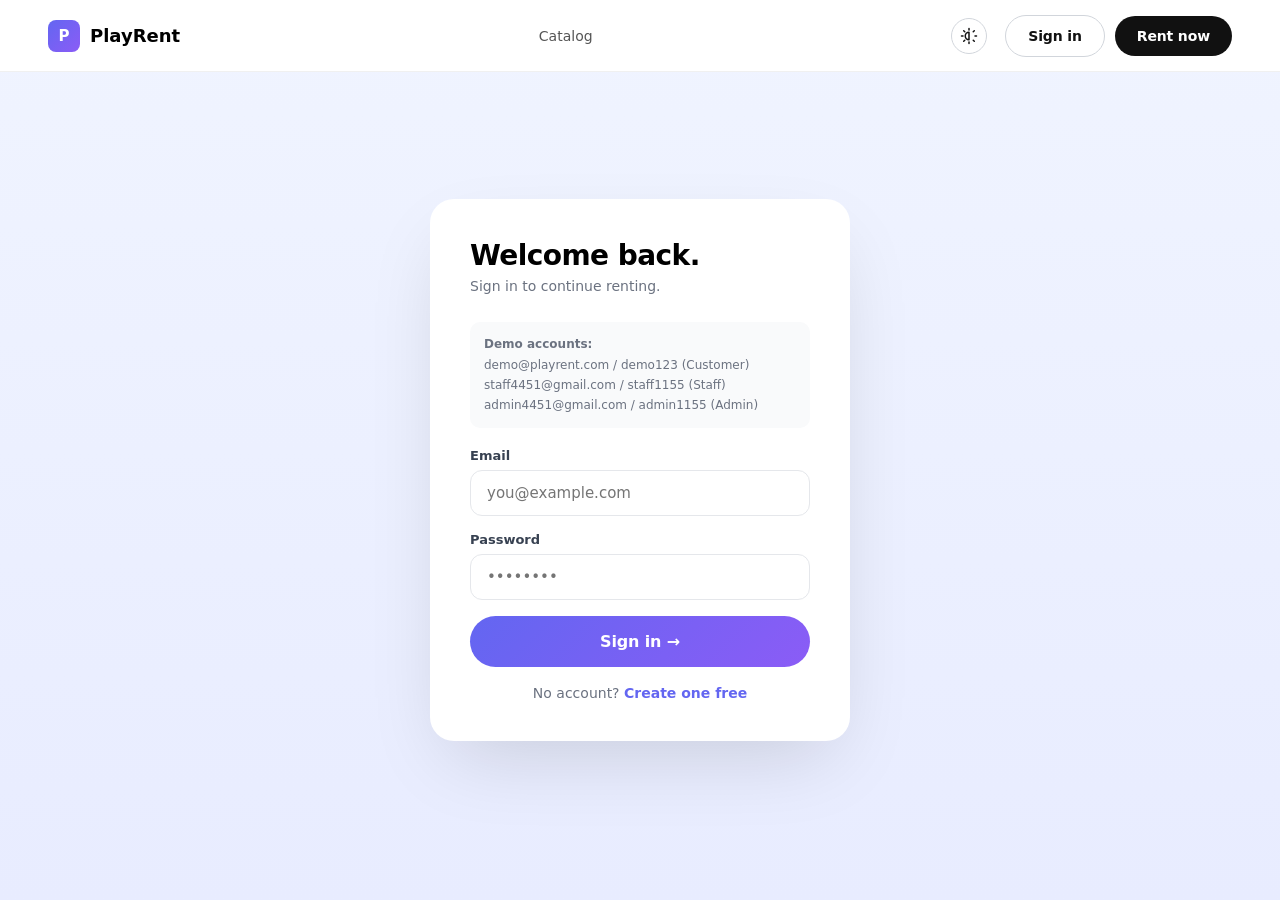
<file: frontend/index.html>
<!doctype html>
<html lang="en">
<head>
  <meta charset="utf-8">
  <meta name="viewport" content="width=device-width,initial-scale=1">
  <title>PlayRent — Rent Sports Equipment Instantly</title>
  <link rel="stylesheet" href="src/styles/globals.css">
  <script>
    (function() {
      try {
        var user = JSON.parse(localStorage.getItem("pr_user"));
        if (!user) {
          window.location.href = "src/pages/auth/login.html";
        } else if (user.role === "ADMIN") {
          window.location.href = "src/pages/admin/admin.html";
        } else if (user.role === "STAFF") {
          window.location.href = "src/pages/staff/staff.html";
        }
      } catch (e) {
        window.location.href = "src/pages/auth/login.html";
      }
    })();
  </script>
</head>
<body>

<!-- ══════════════════════════════════════════════════════════════
     SECTION 1 — Light hero (matches video top section exactly)
══════════════════════════════════════════════════════════════ -->
<section class="hero-section">
  <div class="hero-inner">
    <!-- Left column: headline + CTAs + stats -->
    <div>
      <div class="hero-badge">
        <span class="hero-badge-dot"></span>
        NEW SEASON · PREMIUM GEAR
      </div>
      <h1>Rent Sports Equipment<br><span class="cyan">Instantly</span></h1>
      <p class="lead">Professional equipment for every sport. Browse, book and play — all in minutes.</p>
      <div class="hero-btns">
        <a href="src/pages/catalog/catalog.html" class="btn btn-dark btn-lg">Browse Equipment</a>
        <a href="src/pages/catalog/catalog.html" class="btn btn-outline btn-lg">Rent Now →</a>
      </div>
      <div class="hero-stats">
        <div class="hero-stat"><div class="val">6</div><div class="lbl">Sports</div></div>
        <div class="hero-stat"><div class="val">120+</div><div class="lbl">Items</div></div>
        <div class="hero-stat"><div class="val">24h</div><div class="lbl">Delivery</div></div>
      </div>
    </div>
    <!-- Right column: main athlete photo -->
    <div class="hero-img-col">
      <img class="hero-athlete-img" src="src/assets/images/athlete-hero.png" alt="Athlete">
    </div>
  </div>
  <!-- Scroll hint at bottom of hero -->
  <div class="scroll-hint">
    <span class="scroll-hint-arrow">↓</span> SCROLL TO EXPLORE EACH SPORT
  </div>
</section>

<!-- ══════════════════════════════════════════════════════════════
     SECTION 2 — Dark scroll-story (6 sports, scroll-jacked)
     scrollStory.js builds all panels + dot nav inside #scrollStoryWrapper
══════════════════════════════════════════════════════════════ -->
<div id="scrollStoryWrapper" class="scroll-story-wrapper"></div>

<!-- Dot navigation — built by scrollStory.js, fixed to right edge -->
<div class="dot-nav hidden" id="dotNav"></div>

<!-- ══════════════════════════════════════════════════════════════
     SECTION 3 — CTA banner (dark teal/green, "Ready To Play?")
══════════════════════════════════════════════════════════════ -->
<section class="cta-section">
  <h2>Ready To Play?</h2>
  <p>Your gear is one tap away. Join thousands of players renting<br>professional equipment every week.</p>
  <a href="src/pages/auth/register.html" class="cta-btn">Start Renting Today</a>
</section>

<!-- ══════════════════════════════════════════════════════════════
     FOOTER — white, matches video exactly
══════════════════════════════════════════════════════════════ -->
<footer class="pr-footer">
  <div>
    <div class="pr-footer-brand">PlayRent</div>
    <div class="pr-footer-sub">Rent professional sports equipment, on demand.</div>
  </div>
  <div class="pr-footer-copy">© 2026 PlayRent. A university project showcase.</div>
</footer>

<!-- ══ Scripts ══ -->
<script>var ROOT = "";</script>
<script src="src/config/env.js"></script>
<script src="src/utils/constants.js"></script>
<script src="src/utils/helpers.js"></script>
<script src="src/services/authService.js"></script>
<script src="src/services/apiClient.js"></script>
<script src="src/components/layout/header.js"></script>
<script src="src/components/ui/scrollStory.js"></script>
<script>
  mountNav("home");    // inject nav bar
  initScrollStory();   // build 6 sport sections + dot nav
</script>

</body>
</html>
</file>
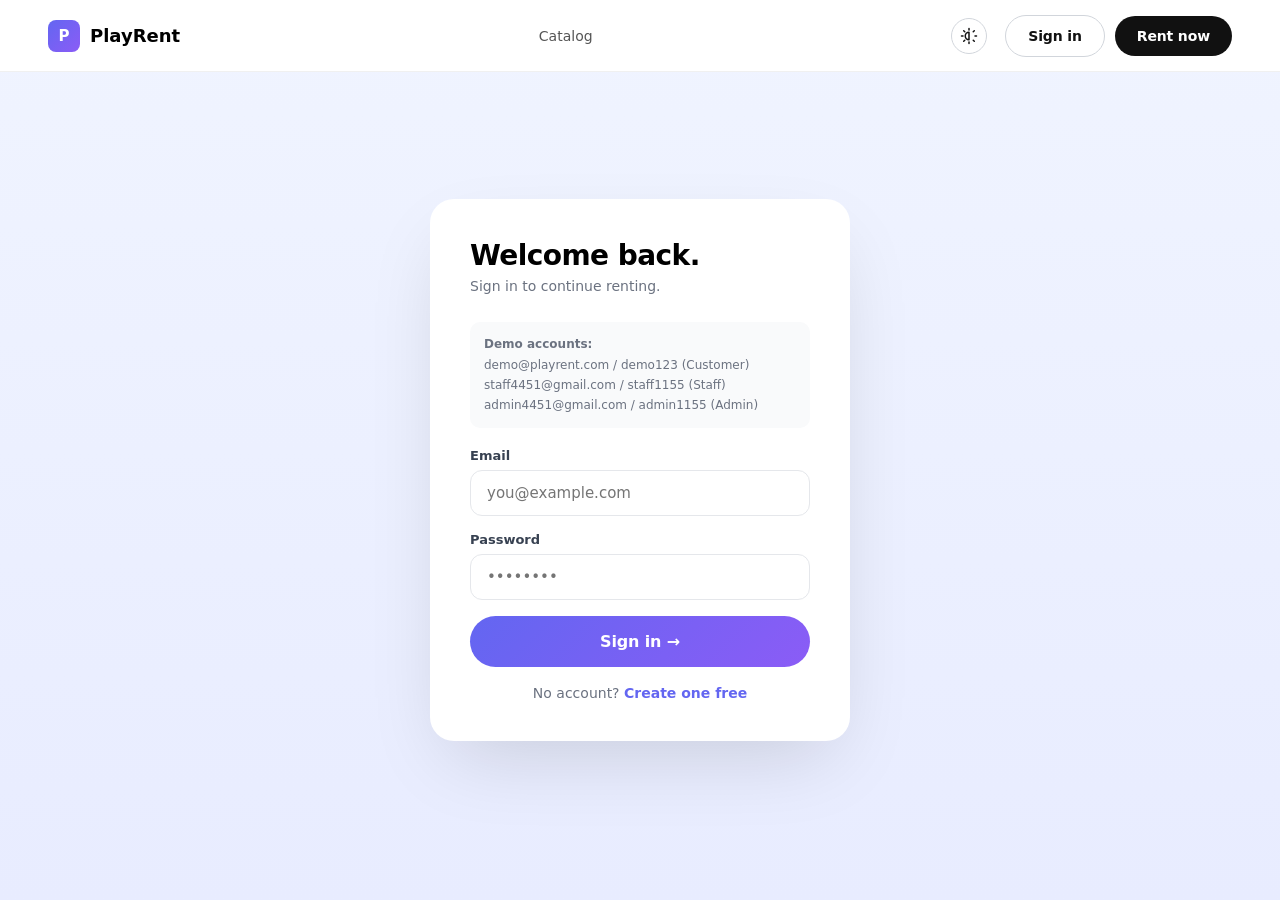
<file: frontend/src/pages/admin/admin.html>
<!doctype html>
<html lang="en">
<head>
  <meta charset="utf-8">
  <meta name="viewport" content="width=device-width,initial-scale=1">
  <title>Admin — PlayRent</title>
  <link rel="stylesheet" href="../../styles/globals.css">
</head>
<body class="admin-theme">
<div class="dash-wrap">
  <aside class="dash-side">
    <h5>Admin Portal</h5>
    <nav class="dash-nav">
      <a href="#" id="tabAnalytics" class="active" onclick="switchTab('analytics')">Analytics</a>
      <a href="#" id="tabInventory" onclick="switchTab('inventory')">Manage Inventory</a>
      <a href="#" id="tabRentals" onclick="switchTab('rentals')">All Rentals</a>
      <a href="#" id="tabCustomers" onclick="switchTab('customers')">Manage Customers</a>
      <a href="#" id="signOut">Sign out</a>
    </nav>
  </aside>
  
  <main class="dash-main">
    <!-- Analytics Tab View -->
    <div id="analyticsView">
      <div class="dash-head">
        <div><h1>Analytics</h1><p>Platform-wide performance overview.</p></div>
      </div>
      <div class="stats-row" id="stats"></div>
      <div id="charts" style="display:grid;grid-template-columns:2fr 1fr;gap:20px;margin-top:8px"></div>
      
      <!-- Mini Recent Rentals table -->
      <div class="table-card" style="margin-top: 28px">
        <div class="tc-head"><h3>Recent Rentals Overview</h3></div>
        <div style="overflow-x:auto">
          <table>
            <thead>
              <tr>
                <th>Customer</th>
                <th>Equipment</th>
                <th>Qty × Days</th>
                <th>Start Date</th>
                <th>Total Paid</th>
                <th>Status</th>
              </tr>
            </thead>
            <tbody id="rentalsBody">
              <tr><td colspan="6" style="text-align:center;color:#9ca3af;padding:20px">Loading rentals...</td></tr>
            </tbody>
          </table>
        </div>
      </div>
    </div>

    <!-- Inventory Tab View (Hidden by default) -->
    <div id="inventoryView" style="display:none">
      <div class="dash-head">
        <div><h1>Manage Inventory</h1><p>Adjust price and stock of sports equipment.</p></div>
      </div>
      <div class="table-card">
        <div class="tc-head"><h3>Equipment Catalog</h3></div>
        <div style="overflow-x:auto">
          <table>
            <thead>
              <tr>
                <th>Equipment</th>
                <th>Sport</th>
                <th>Price ($/day)</th>
                <th>Stock Quantity</th>
                <th>Actions</th>
              </tr>
            </thead>
            <tbody id="inventoryBody">
              <tr><td colspan="5" style="text-align:center;color:#9ca3af;padding:20px">Loading inventory...</td></tr>
            </tbody>
          </table>
        </div>
      </div>
    </div>

    <!-- All Rentals Management Tab View (Hidden by default) -->
    <div id="rentalsView" style="display:none">
      <div class="dash-head">
        <div><h1>Manage Rentals</h1><p>Approve, reject or mark returned.</p></div>
      </div>
      <div class="table-card">
        <div class="tc-head"><h3>All Rental Requests</h3></div>
        <div style="overflow-x:auto">
          <table>
            <thead>
              <tr>
                <th>Customer</th>
                <th>Equipment</th>
                <th>Qty × Days</th>
                <th>Total Paid</th>
                <th>Status</th>
                <th>Actions</th>
              </tr>
            </thead>
            <tbody id="rentalsTableBody">
              <tr><td colspan="6" style="text-align:center;color:#9ca3af;padding:20px">Loading rentals...</td></tr>
            </tbody>
          </table>
        </div>
      </div>
    </div>

    <!-- Customers Management Tab View (Hidden by default) -->
    <div id="customersView" style="display:none">
      <div class="dash-head">
        <div><h1>Manage Customers</h1><p>View registered accounts and remove customer access if needed.</p></div>
      </div>
      <div class="table-card">
        <div class="tc-head"><h3>Registered Customer Accounts</h3></div>
        <div style="overflow-x:auto">
          <table>
            <thead>
              <tr>
                <th>ID</th>
                <th>Name</th>
                <th>Email</th>
                <th>Role</th>
                <th>Actions</th>
              </tr>
            </thead>
            <tbody id="customersTableBody">
              <tr><td colspan="5" style="text-align:center;color:#9ca3af;padding:20px">Loading customer accounts...</td></tr>
            </tbody>
          </table>
        </div>
      </div>
    </div>
  </main>
</div>

<script>var ROOT = "../../../";</script>
<script src="../../config/env.js"></script>
<script src="../../utils/constants.js"></script>
<script src="../../utils/helpers.js"></script>
<script src="../../services/authService.js"></script>
<script src="../../services/apiClient.js"></script>
<script src="../../components/layout/header.js"></script>
<script>
  mountNav("admin", true);
  var u = session.require("ADMIN");
  if (u) {
    document.getElementById("tabAnalytics").innerHTML = getIcon('analytics', 16) + ' Analytics';
    document.getElementById("tabInventory").innerHTML = getIcon('inventory', 16) + ' Manage Inventory';
    document.getElementById("tabRentals").innerHTML = getIcon('rentals', 16) + ' All Rentals';
    document.getElementById("tabCustomers").innerHTML = getIcon('user', 16) + ' Manage Customers';
    document.getElementById("signOut").innerHTML = getIcon('signout', 16) + ' Sign out';

    document.getElementById("signOut").onclick = function() { session.clear(); location.href = ROOT+"index.html"; };

    var allRentals = [];
    var allEquipment = [];

    window.switchTab = function(tab) {
      document.getElementById("tabAnalytics").classList.toggle("active", tab === 'analytics');
      document.getElementById("tabInventory").classList.toggle("active", tab === 'inventory');
      document.getElementById("tabRentals").classList.toggle("active", tab === 'rentals');
      document.getElementById("tabCustomers").classList.toggle("active", tab === 'customers');
      
      document.getElementById("analyticsView").style.display = tab === 'analytics' ? 'block' : 'none';
      document.getElementById("inventoryView").style.display = tab === 'inventory' ? 'block' : 'none';
      document.getElementById("rentalsView").style.display = tab === 'rentals' ? 'block' : 'none';
      document.getElementById("customersView").style.display = tab === 'customers' ? 'block' : 'none';
    };

    window.updateItem = function(id, btnEl) {
      var row = btnEl.closest("tr");
      var priceInput = row.querySelector(".price-input");
      var stockInput = row.querySelector(".stock-input");
      
      var price = parseFloat(priceInput.value);
      var stock = parseInt(stockInput.value);
      
      if (isNaN(price) || price < 0) { toast("Invalid price value", "error"); return; }
      if (isNaN(stock) || stock < 0) { toast("Invalid stock value", "error"); return; }

      btnEl.disabled = true;
      btnEl.textContent = "Saving...";

      api.updateEquipment(id, { price: price, stock: stock }).then(function(updated) {
        toast("Inventory updated successfully!");
        btnEl.disabled = false;
        btnEl.textContent = "Save";
        
        // update local list and reload analytics/inventory view
        for (var i = 0; i < allEquipment.length; i++) {
          if (String(allEquipment[i].id) === String(id)) {
            allEquipment[i].price = price;
            allEquipment[i].stock = stock;
            break;
          }
        }
        renderAnalytics(allRentals, allEquipment);
        renderInventory(allEquipment);
      }).catch(function(err) {
        toast(err.message, "error");
        btnEl.disabled = false;
        btnEl.textContent = "Save";
      });
    };

    window.doUpdateRental = function(id, status, btnEl) {
      var row = btnEl ? btnEl.closest("tr") : null;
      if (row) {
        if (status === "APPROVED") row.classList.add("action-approved");
        if (status === "REJECTED") row.classList.add("action-rejected");
      }
      setTimeout(function() {
        api.updateRental(id, {status:status}).then(function() {
          toast("Updated status to " + status);
          loadData();
        }).catch(function(err) {
          if (row) row.classList.remove("action-approved", "action-rejected");
          toast(err.message, "error");
        });
      }, 400);
    };

    function loadData() {
      Promise.all([api.listRentals(), api.listEquipment(), api.listUsers()]).then(function(res) {
        allRentals = res[0];
        allEquipment = res[1];
        var users = res[2];
        renderAnalytics(allRentals, allEquipment);
        renderInventory(allEquipment);
        renderAllRentalsList(allRentals);
        renderCustomersList(users);
      }).catch(function(err) {
        toast("Error loading data: " + err.message, "error");
      });
    }

    function renderAnalytics(rentals, equip) {
      // 1. Render stats
      var revenue = rentals.filter(function(r){return r.status!=="REJECTED";})
                            .reduce(function(s,r){return s+(r.total||0);}, 0);
      var stock   = equip.reduce(function(s,e){return s+(e.stock||0);}, 0);

      document.getElementById("stats").innerHTML =
        '<div class="stat-card"><div class="s-lbl">Revenue</div><div class="s-val">$'+revenue+'</div><div class="s-note">All time</div></div>' +
        '<div class="stat-card"><div class="s-lbl">Rentals</div><div class="s-val">'+rentals.length+'</div></div>' +
        '<div class="stat-card"><div class="s-lbl">Stock units</div><div class="s-val">'+stock+'</div></div>' +
        '<div class="stat-card"><div class="s-lbl">SKUs</div><div class="s-val">'+equip.length+'</div></div>';

      // 2. Revenue by sport
      var bySport = {};
      for (var i=0; i<rentals.length; i++) {
        var rental = rentals[i];
        var eq = null;
        for (var j=0; j<equip.length; j++) { if (String(equip[j].id)===String(rental.equipmentId)){eq=equip[j];break;} }
        if (eq) bySport[eq.sport] = (bySport[eq.sport]||0) + (rental.total||0);
      }
      var sports = Object.keys(bySport);
      var maxRev = 1;
      for (var k=0; k<sports.length; k++) { if (bySport[sports[k]]>maxRev) maxRev=bySport[sports[k]]; }

      var barHTML = sports.length ? "" : '<p style="color:#9ca3af">No revenue yet.</p>';
      for (var m=0; m<sports.length; m++) {
        var sp=sports[m], val=bySport[sp], pct=Math.round(val/maxRev*100);
        barHTML += '<div class="bar-row">' +
          '<div class="bar-lbl"><span>'+sp+'</span><strong>$'+val+'</strong></div>' +
          '<div class="bar-track"><div class="bar-fill" style="width:'+pct+'%"></div></div></div>';
      }

      // 3. Low stock
      var low = equip.filter(function(e){ return e.stock < 6; });
      var lowHTML = low.length ? "" : '<p style="padding:14px 22px;color:#9ca3af">All stock healthy.</p>';
      for (var n=0; n<low.length; n++) {
        var it=low[n];
        lowHTML += '<div style="display:flex;justify-content:space-between;align-items:center;padding:10px 22px;border-bottom:1px solid #1f2937">' +
          '<span style="display:inline-flex;align-items:center;gap:6px">'+getIcon(it.emoji, 16)+' '+it.name+'</span>' +
          '<span class="badge '+(it.stock<3?"badge-red":"badge-yellow")+'">'+it.stock+' left</span></div>';
      }

      document.getElementById("charts").innerHTML =
        '<div class="table-card"><div class="tc-head"><h3>Revenue by sport</h3></div><div style="padding:22px">'+barHTML+'</div></div>' +
        '<div class="table-card"><div class="tc-head"><h3>Low stock alerts</h3></div>'+lowHTML+'</div>';

      // 4. Render mini recent rentals (read-only view)
      if (!rentals.length) {
        document.getElementById("rentalsBody").innerHTML =
          '<tr><td colspan="6" style="text-align:center;color:#9ca3af;padding:30px">No rentals recorded.</td></tr>';
        return;
      }
      var rentalsHTML = "";
      var limit = Math.min(rentals.length, 5); // show top 5 on analytics overview
      for (var rIdx = 0; rIdx < limit; rIdx++) {
        var rent = rentals[rIdx];
        rentalsHTML += '<tr>' +
          '<td>' + (rent.userName || rent.userId) + '</td>' +
          '<td style="display:inline-flex;align-items:center;gap:6px">' + getIcon(rent.equipmentEmoji, 16) + ' ' + (rent.equipmentName || "") + '</td>' +
          '<td>' + rent.quantity + " × " + rent.days + "d" + '</td>' +
          '<td>' + rent.startDate + '</td>' +
          '<td>$' + rent.total + '</td>' +
          '<td><span class="badge ' + statusClass(rent.status) + '">' + rent.status + '</span></td>' +
        '</tr>';
      }
      document.getElementById("rentalsBody").innerHTML = rentalsHTML;
    }

    function renderInventory(equip) {
      if (!equip.length) {
        document.getElementById("inventoryBody").innerHTML =
          '<tr><td colspan="5" style="text-align:center;color:#9ca3af;padding:30px">No inventory items.</td></tr>';
        return;
      }
      var invHTML = "";
      for (var i = 0; i < equip.length; i++) {
        var it = equip[i];
        invHTML += '<tr>' +
          '<td style="display:inline-flex;align-items:center;gap:6px">' + getIcon(it.emoji, 20) + ' ' + it.name + '</td>' +
          '<td>' + it.sport + '</td>' +
          '<td><input type="number" step="0.1" class="price-input" value="' + it.price + '" style="width:90px; padding:6px 10px; border-radius:8px; border:1.5px solid #374151; background:#1f2937; color:#fff"></td>' +
          '<td><input type="number" class="stock-input" value="' + it.stock + '" style="width:80px; padding:6px 10px; border-radius:8px; border:1.5px solid #374151; background:#1f2937; color:#fff"></td>' +
          '<td><button class="btn btn-primary" style="padding:6px 14px; font-size:12px; border-radius:8px" onclick="updateItem(\'' + it.id + '\', this)">Save</button></td>' +
        '</tr>';
      }
      document.getElementById("inventoryBody").innerHTML = invHTML;
    }

    function renderAllRentalsList(rentals) {
      if (!rentals.length) {
        document.getElementById("rentalsTableBody").innerHTML =
          '<tr><td colspan="6" style="text-align:center;color:#9ca3af;padding:40px">No rentals yet.</td></tr>';
        return;
      }
      var rows = "";
      for (var i = 0; i < rentals.length; i++) {
        var r = rentals[i];
        var btns = "";
        if (r.status === "PENDING") {
          btns = '<button class="btn btn-primary" style="padding:6px 12px;font-size:12px;border-radius:8px" onclick="doUpdateRental(\''+r.id+'\',\'APPROVED\',this)">Approve</button> ' +
                 '<button class="btn btn-outline" style="padding:6px 12px;font-size:12px;border-radius:8px;border-color:#374151;color:#fff" onclick="doUpdateRental(\''+r.id+'\',\'REJECTED\',this)">Reject</button>';
        } else if (r.status === "APPROVED") {
          btns = '<button class="btn btn-outline" style="padding:6px 12px;font-size:12px;border-radius:8px;border-color:#374151;color:#fff" onclick="doUpdateRental(\''+r.id+'\',\'RETURNED\',this)">Mark returned</button>';
        }
        rows += '<tr>' +
          '<td>' + (r.userName || r.userId) + '</td>' +
          '<td style="display:inline-flex;align-items:center;gap:6px">' + getIcon(r.equipmentEmoji, 16) + ' ' + (r.equipmentName || "") + '</td>' +
          '<td>' + r.quantity + ' × ' + r.days + 'd</td>' +
          '<td>$' + r.total + '</td>' +
          '<td><span class="badge ' + statusClass(r.status) + '">' + r.status + '</span></td>' +
          '<td style="display:flex;gap:6px">' + btns + '</td>' +
        '</tr>';
      }
      document.getElementById("rentalsTableBody").innerHTML = rows;
    }

    window.doDeleteUser = function(id, btnEl) {
      if (!confirm("Are you sure you want to delete this customer account? This will cancel all their active rentals and remove their account permanently.")) return;
      btnEl.disabled = true;
      btnEl.textContent = "Deleting...";
      api.deleteUser(id).then(function() {
        toast("Customer account deleted successfully!");
        loadData();
      }).catch(function(err) {
        toast(err.message, "error");
        btnEl.disabled = false;
        btnEl.textContent = "Delete";
      });
    };

    function renderCustomersList(users) {
      var customers = users.filter(function(u){ return u.role === "CUSTOMER"; });
      if (!customers.length) {
        document.getElementById("customersTableBody").innerHTML =
          '<tr><td colspan="5" style="text-align:center;color:#9ca3af;padding:40px">No customer accounts registered.</td></tr>';
        return;
      }
      var rows = "";
      for (var i = 0; i < customers.length; i++) {
        var c = customers[i];
        rows += '<tr>' +
          '<td>' + c.id + '</td>' +
          '<td style="display:inline-flex;align-items:center;gap:6px">' + getIcon('user', 16) + ' ' + c.name + '</td>' +
          '<td>' + c.email + '</td>' +
          '<td><span class="badge badge-green">' + c.role + '</span></td>' +
          '<td><button class="btn btn-outline" style="padding:6px 12px;font-size:12px;border-radius:8px;border-color:#e11d48;color:#e11d48" onclick="doDeleteUser(\'' + c.id + '\', this)">Delete</button></td>' +
        '</tr>';
      }
      document.getElementById("customersTableBody").innerHTML = rows;
    }

    loadData();
  }
</script>
</body>
</html>
</file>
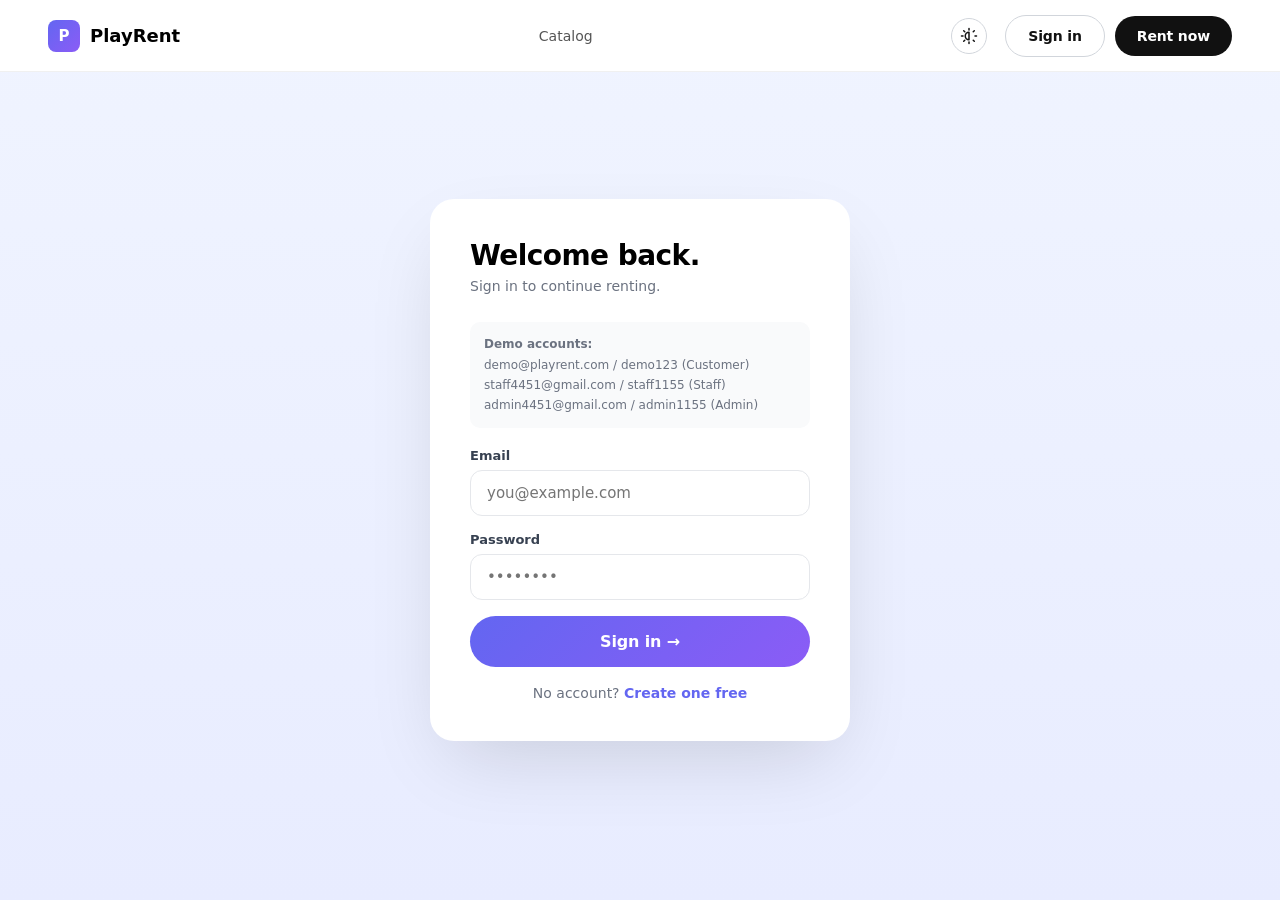
<file: frontend/src/pages/auth/login.html>
<!doctype html>
<html lang="en">
<head>
  <meta charset="utf-8">
  <meta name="viewport" content="width=device-width,initial-scale=1">
  <title>Sign in — PlayRent</title>
  <link rel="stylesheet" href="../../styles/globals.css">
</head>
<body>
<main class="auth-page">
  <div class="auth-card">
    <h1>Welcome back.</h1>
    <p class="auth-sub">Sign in to continue renting.</p>
    <div class="auth-demo">
      <strong>Demo accounts:</strong><br>
      demo@playrent.com / demo123 (Customer)<br>
      staff4451@gmail.com / staff1155 (Staff)<br>
      admin4451@gmail.com / admin1155 (Admin)
    </div>
    <div class="field"><label>Email</label><input type="email" id="email" placeholder="you@example.com"></div>
    <div class="field"><label>Password</label><input type="password" id="pw" placeholder="••••••••"></div>
    <button class="btn btn-primary btn-block btn-lg" id="loginBtn">Sign in →</button>
    <p class="auth-foot">No account? <a href="register.html">Create one free</a></p>
  </div>

  <!-- Fullscreen Video Overlay -->
  <div id="videoContainer" class="video-overlay">
    <video id="loginVideo" src="../../assets/videos/Athlete_penalty_kick_night_stadium_202606110952.mp4" playsinline></video>
    <button id="skipBtn" class="skip-video-btn">Skip Video ✕</button>
  </div>

  <!-- Fullscreen Welcome Overlay -->
  <div id="welcomeContainer" class="welcome-overlay">
    <div class="welcome-card">
      <div class="welcome-avatar-glow">
        <span class="welcome-icon">⚡</span>
      </div>
      <h1 id="welcomeUser">Welcome back!</h1>
      <p class="welcome-sub">Preparing your professional sports experience...</p>
      <div class="welcome-loader">
        <div class="welcome-loader-progress"></div>
      </div>
    </div>
  </div>
</main>

<script>var ROOT = "../../../";</script>
<script src="../../config/env.js"></script>
<script src="../../utils/constants.js"></script>
<script src="../../utils/helpers.js"></script>
<script src="../../services/authService.js"></script>
<script src="../../services/apiClient.js"></script>
<script src="../../components/layout/header.js"></script>
<script>
  mountNav();

  document.getElementById("loginBtn").onclick = function() {
    var email = document.getElementById("email").value.trim();
    var pw    = document.getElementById("pw").value;
    if (!email || !pw) { toast("Please fill in all fields","error"); return; }

    api.login(email, pw).then(function(r) {
      session.set(r.token, r.user);
      
      // If role is ADMIN or STAFF, redirect immediately
      if (r.user.role === "ADMIN" || r.user.role === "STAFF") {
        toast("Welcome back, " + r.user.name + "!");
        var next = new URLSearchParams(location.search).get("next");
        setTimeout(function() {
          if (next) return location.href = next;
          if (r.user.role === "ADMIN")  return location.href = ROOT + "src/pages/admin/admin.html";
          if (r.user.role === "STAFF")  return location.href = ROOT + "src/pages/staff/staff.html";
        }, 600);
        return;
      }

      // For customer role, start the video and welcome transition
      var next = new URLSearchParams(location.search).get("next");
      
      // Hide the navbar and login card/background
      var nav = document.getElementById("prNav");
      if (nav) nav.style.display = "none";
      
      var mainCard = document.querySelector(".auth-card");
      if (mainCard) mainCard.style.display = "none";
      
      var authPage = document.querySelector(".auth-page");
      if (authPage) authPage.style.background = "#000"; // Pure black for seamless video playing

      // Play video
      var vc = document.getElementById("videoContainer");
      var vid = document.getElementById("loginVideo");
      vc.classList.add("show");
      
      var playPromise = vid.play();
      if (playPromise !== undefined) {
        playPromise.catch(function(error) {
          // Fallback if browser blocks audio autoplay
          vid.muted = true;
          vid.play();
        });
      }

      var transitioned = false;
      function transitionToWelcome() {
        if (transitioned) return;
        transitioned = true;
        
        vid.pause();
        vc.classList.remove("show");
        
        // Show welcome overlay
        var wc = document.getElementById("welcomeContainer");
        document.getElementById("welcomeUser").textContent = "Welcome back, " + r.user.name + "!";
        wc.classList.add("show");
        
        // Wait 2.5 seconds (almost 2-3 seconds) and redirect to customer page
        setTimeout(function() {
          if (next) return location.href = next;
          location.href = ROOT + "index.html";
        }, 2500);
      }

      vid.onended = transitionToWelcome;
      document.getElementById("skipBtn").onclick = transitionToWelcome;

    }).catch(function(e) { toast(e.message, "error"); });
  };

  document.getElementById("pw").onkeydown = function(e) {
    if (e.key === "Enter") document.getElementById("loginBtn").click();
  };
</script>
</body>
</html>
</file>
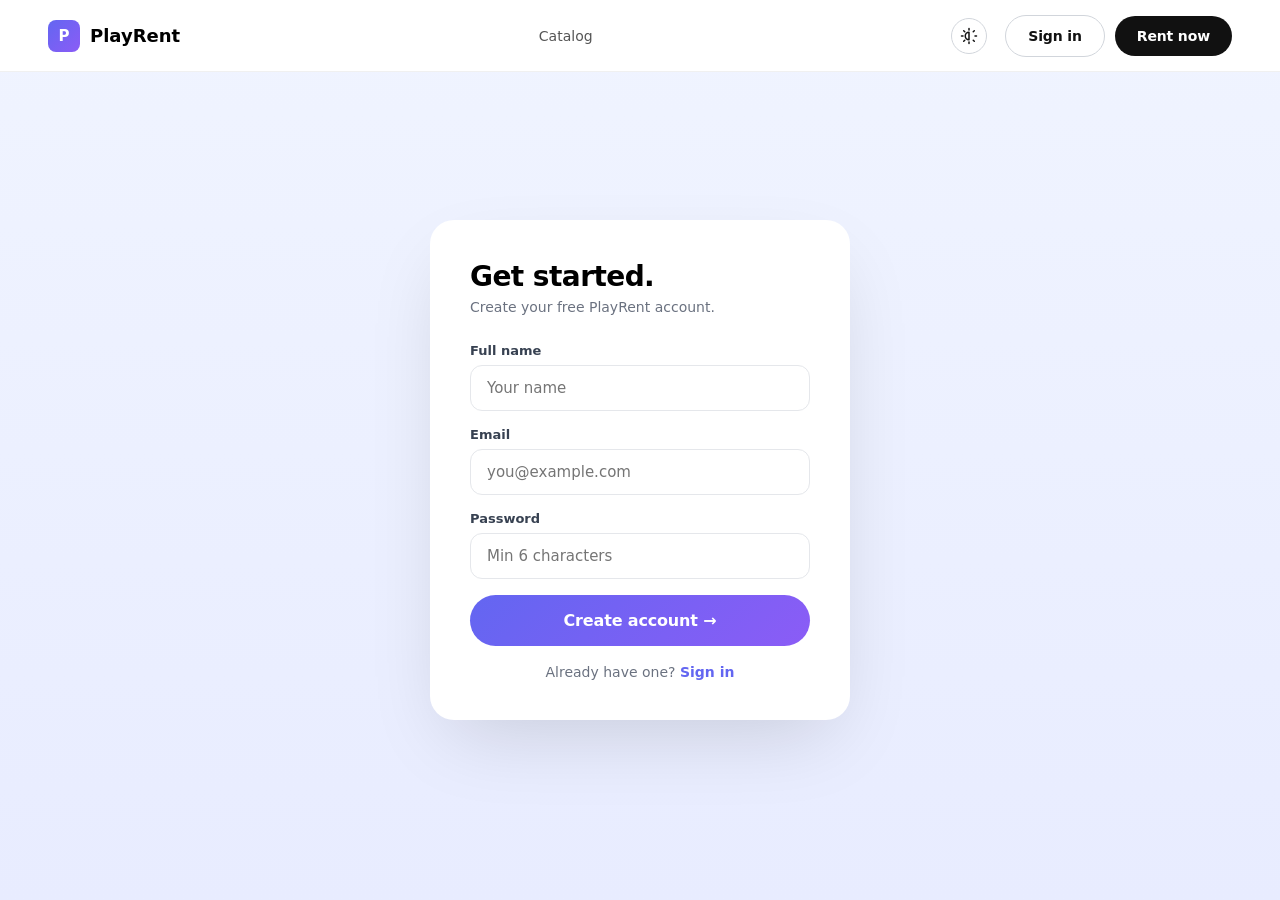
<file: frontend/src/pages/auth/register.html>
<!doctype html>
<html lang="en">
<head>
  <meta charset="utf-8">
  <meta name="viewport" content="width=device-width,initial-scale=1">
  <title>Create account — PlayRent</title>
  <link rel="stylesheet" href="../../styles/globals.css">
</head>
<body>
<main class="auth-page">
  <div class="auth-card">
    <h1>Get started.</h1>
    <p class="auth-sub">Create your free PlayRent account.</p>
    <div class="field"><label>Full name</label><input type="text" id="name" placeholder="Your name"></div>
    <div class="field"><label>Email</label><input type="email" id="email" placeholder="you@example.com"></div>
    <div class="field"><label>Password</label><input type="password" id="pw" placeholder="Min 6 characters"></div>
    <button class="btn btn-primary btn-block btn-lg" id="regBtn">Create account →</button>
    <p class="auth-foot">Already have one? <a href="login.html">Sign in</a></p>
  </div>
</main>

<script>var ROOT = "../../../";</script>
<script src="../../config/env.js"></script>
<script src="../../utils/constants.js"></script>
<script src="../../utils/helpers.js"></script>
<script src="../../services/authService.js"></script>
<script src="../../services/apiClient.js"></script>
<script src="../../components/layout/header.js"></script>
<script>
  mountNav();

  document.getElementById("regBtn").onclick = function() {
    var name  = document.getElementById("name").value.trim();
    var email = document.getElementById("email").value.trim();
    var pw    = document.getElementById("pw").value;
    if (!name||!email||!pw) { toast("Please fill in all fields","error"); return; }
    if (pw.length < 6)      { toast("Password must be at least 6 characters","error"); return; }

    api.register(name, email, pw).then(function(r) {
      session.set(r.token, r.user);
      toast("Welcome to PlayRent!");
      setTimeout(function() { location.href = ROOT + "index.html"; }, 600);
    }).catch(function(e) { toast(e.message,"error"); });
  };
</script>
</body>
</html>
</file>
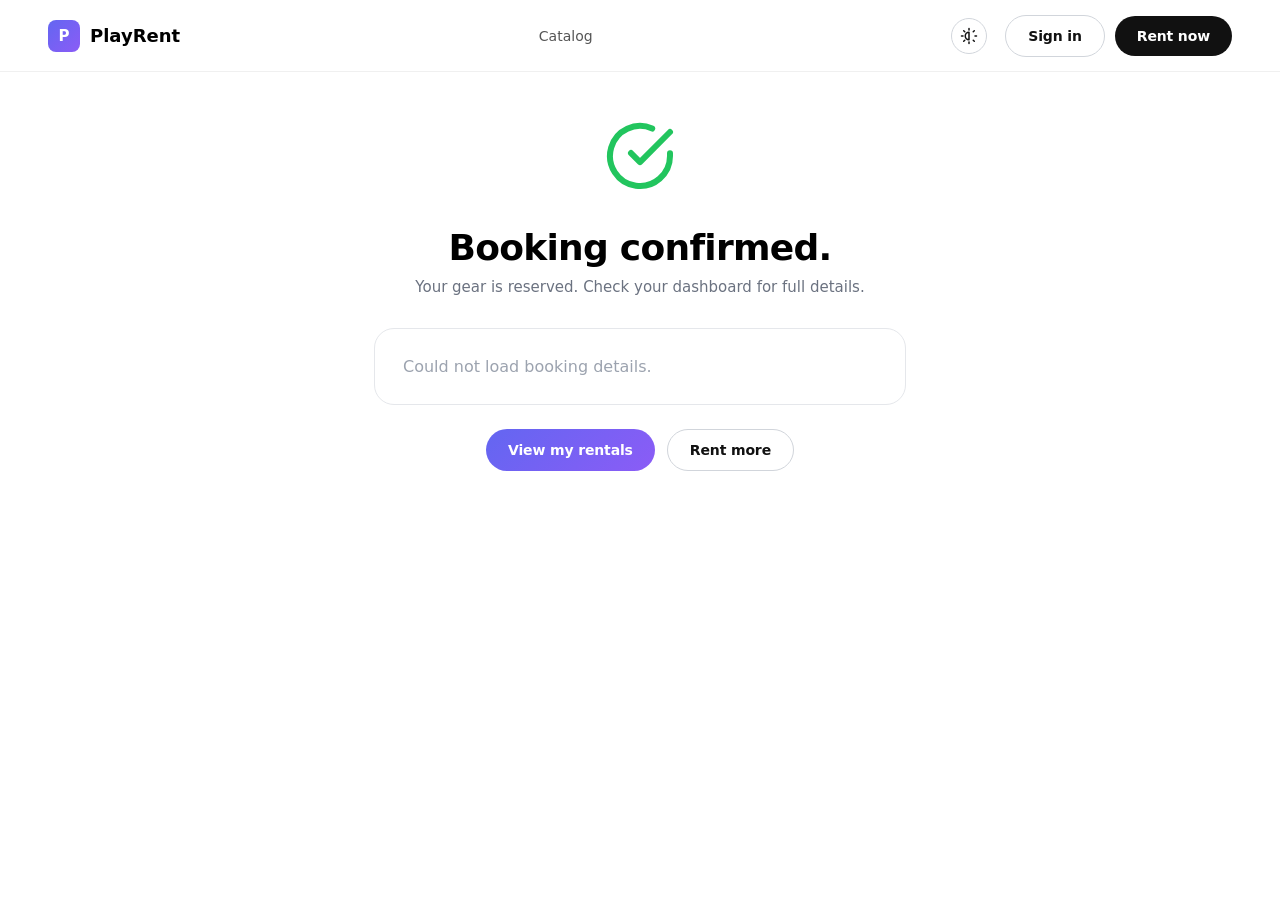
<file: frontend/src/pages/booking/booking.html>
<!doctype html>
<html lang="en">
<head>
  <meta charset="utf-8">
  <meta name="viewport" content="width=device-width,initial-scale=1">
  <title>Booking confirmed — PlayRent</title>
  <link rel="stylesheet" href="../../styles/globals.css">
</head>
<body>
<main class="booking-wrap">
  <div class="booking-icon" id="bookingIcon"></div>
  <h1>Booking confirmed.</h1>
  <p class="bk-sub">Your gear is reserved. Check your dashboard for full details.</p>
  <div class="receipt-card" id="receipt"><p style="color:#9ca3af">Loading...</p></div>
  <div style="display:flex;gap:12px;justify-content:center;flex-wrap:wrap">
    <a href="../dashboard/dashboard.html" class="btn btn-primary">View my rentals</a>
    <a href="../catalog/catalog.html"     class="btn btn-outline">Rent more</a>
  </div>
</main>

<script>var ROOT = "../../../";</script>
<script src="../../config/env.js"></script>
<script src="../../utils/constants.js"></script>
<script src="../../utils/helpers.js"></script>
<script src="../../services/authService.js"></script>
<script src="../../services/apiClient.js"></script>
<script src="../../components/layout/header.js"></script>
<script>
  mountNav();
  document.getElementById("bookingIcon").innerHTML = getIcon('check', 72);

  var bid = new URLSearchParams(location.search).get("id");

  // Try to get the rental from sessionStorage first (just created), then fall back to list
  var cached = null;
  try { cached = JSON.parse(sessionStorage.getItem("pr_last_rental")); } catch(e){}

  function showReceipt(r) {
    if (!r) { document.getElementById("receipt").innerHTML = "<p style='color:#9ca3af'>No booking found.</p>"; return; }
    document.getElementById("receipt").innerHTML =
      '<div class="receipt-row"><span class="r-lbl">Booking ID</span><span class="r-val">' + r.id + '</span></div>' +
      '<div class="receipt-row"><span class="r-lbl">Equipment</span><span class="r-val" style="display:flex;align-items:center;gap:6px">' + getIcon(r.equipmentEmoji, 16) + ' ' + (r.equipmentName||"") + '</span></div>' +
      '<div class="receipt-row"><span class="r-lbl">Qty × Days</span><span class="r-val">' + r.quantity + ' × ' + r.days + '</span></div>' +
      '<div class="receipt-row"><span class="r-lbl">Start date</span><span class="r-val">' + r.startDate + '</span></div>' +
      '<div class="receipt-row"><span class="r-lbl">Status</span><span class="r-val"><span class="badge badge-yellow">' + r.status + '</span></span></div>' +
      '<div class="receipt-row receipt-total"><span class="r-lbl">Total</span><span class="r-val">$' + r.total + '</span></div>';
  }

  if (cached && cached.id === bid) {
    showReceipt(cached);
    sessionStorage.removeItem("pr_last_rental");
  } else {
    api.listRentals().then(function(all) {
      var r = null;
      for (var i = 0; i < all.length; i++) { if (String(all[i].id) === String(bid)) { r = all[i]; break; } }
      showReceipt(r);
    }).catch(function() {
      document.getElementById("receipt").innerHTML = "<p style='color:#9ca3af'>Could not load booking details.</p>";
    });
  }
</script>
</body>
</html>
</file>
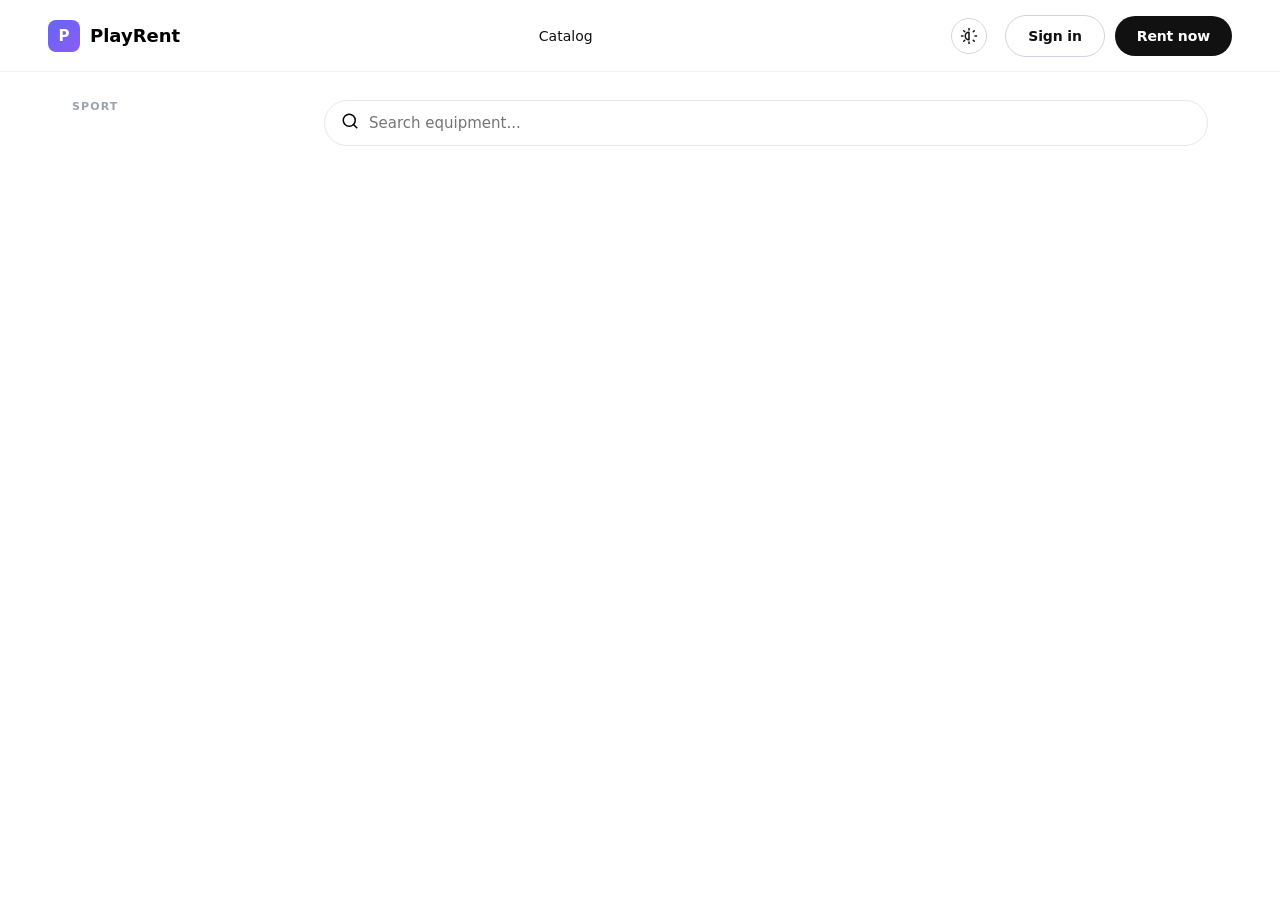
<file: frontend/src/pages/catalog/catalog.html>
<!doctype html>
<html lang="en">
<head>
  <meta charset="utf-8">
  <meta name="viewport" content="width=device-width,initial-scale=1">
  <title>Catalog — PlayRent</title>
  <link rel="stylesheet" href="../../styles/globals.css">
</head>
<body>
<main class="catalog-wrap">
  <!-- Sidebar filters -->
  <aside class="catalog-side">
    <h4>Sport</h4>
    <div class="filter-list" id="filterList"></div>
  </aside>
  <!-- Product grid -->
  <div>
    <div class="catalog-search">
      <span id="searchIcon"></span>
      <input type="text" id="searchInput" placeholder="Search equipment...">
    </div>
    <div class="product-grid" id="grid"></div>
  </div>
</main>

<script>var ROOT = "../../../";</script>
<script src="../../config/env.js"></script>
<script src="../../utils/constants.js"></script>
<script src="../../utils/helpers.js"></script>
<script src="../../services/authService.js"></script>
<script src="../../services/apiClient.js"></script>
<script src="../../components/layout/header.js"></script>
<script>
  mountNav("catalog");
  document.getElementById("searchIcon").innerHTML = getIcon('search', 18);

  // Read ?sport= from URL (set when clicking sport cards on home page)
  var params = new URLSearchParams(location.search);
  var active = params.get("sport") || "All";
  var q      = "";
  var items  = [];

  function render() {
    // Filter buttons
    var btns = "";
    for (var i = 0; i < SPORTS_LIST.length; i++) {
      var s = SPORTS_LIST[i];
      btns += '<button data-s="' + s + '" class="' + (s===active?"active":"") + '">' + s + '</button>';
    }
    document.getElementById("filterList").innerHTML = btns;
    document.querySelectorAll("#filterList button").forEach(function(b) {
      b.onclick = function() { active = b.dataset.s; render(); };
    });

    // Filter items
    var shown = items.filter(function(it) {
      var ok = (active==="All" || it.sport===active);
      if (q) ok = ok && it.name.toLowerCase().indexOf(q.toLowerCase()) >= 0;
      return ok;
    });

    if (!shown.length) {
      document.getElementById("grid").innerHTML =
        '<p style="color:#9ca3af;grid-column:1/-1;padding:40px;text-align:center">No equipment found.</p>';
      return;
    }

    var html = "";
    for (var j = 0; j < shown.length; j++) {
      var it = shown[j];
      var imgSrc = ROOT + 'src/assets/images/eq_' + it.emoji + '.png';
      html += '<a href="../equipment/equipment.html?id=' + it.id + '" class="product-card">' +
        '<div class="pc-img"><img src="' + imgSrc + '" alt="' + it.name + '" style="max-height:80%; max-width:80%; object-fit:contain; filter:drop-shadow(0 6px 12px rgba(0,0,0,0.08))"></div>' +
        '<div class="pc-body">' +
          '<h3>' + it.name + '</h3>' +
          '<div class="pc-sport">' + it.sport + '</div>' +
          '<div class="pc-foot">' +
            '<span class="product-price">$' + it.price + '<span class="per-day"> /day</span></span>' +
            '<span class="badge ' + stockClass(it.stock) + '">' + stockLabel(it.stock) + '</span>' +
          '</div>' +
        '</div>' +
      '</a>';
    }
    document.getElementById("grid").innerHTML = html;
  }

  document.getElementById("searchInput").oninput = function(e) { q = e.target.value; render(); };

  // Load from API (or mock)
  api.listEquipment().then(function(data) { items = data; render(); });
</script>
</body>
</html>
</file>
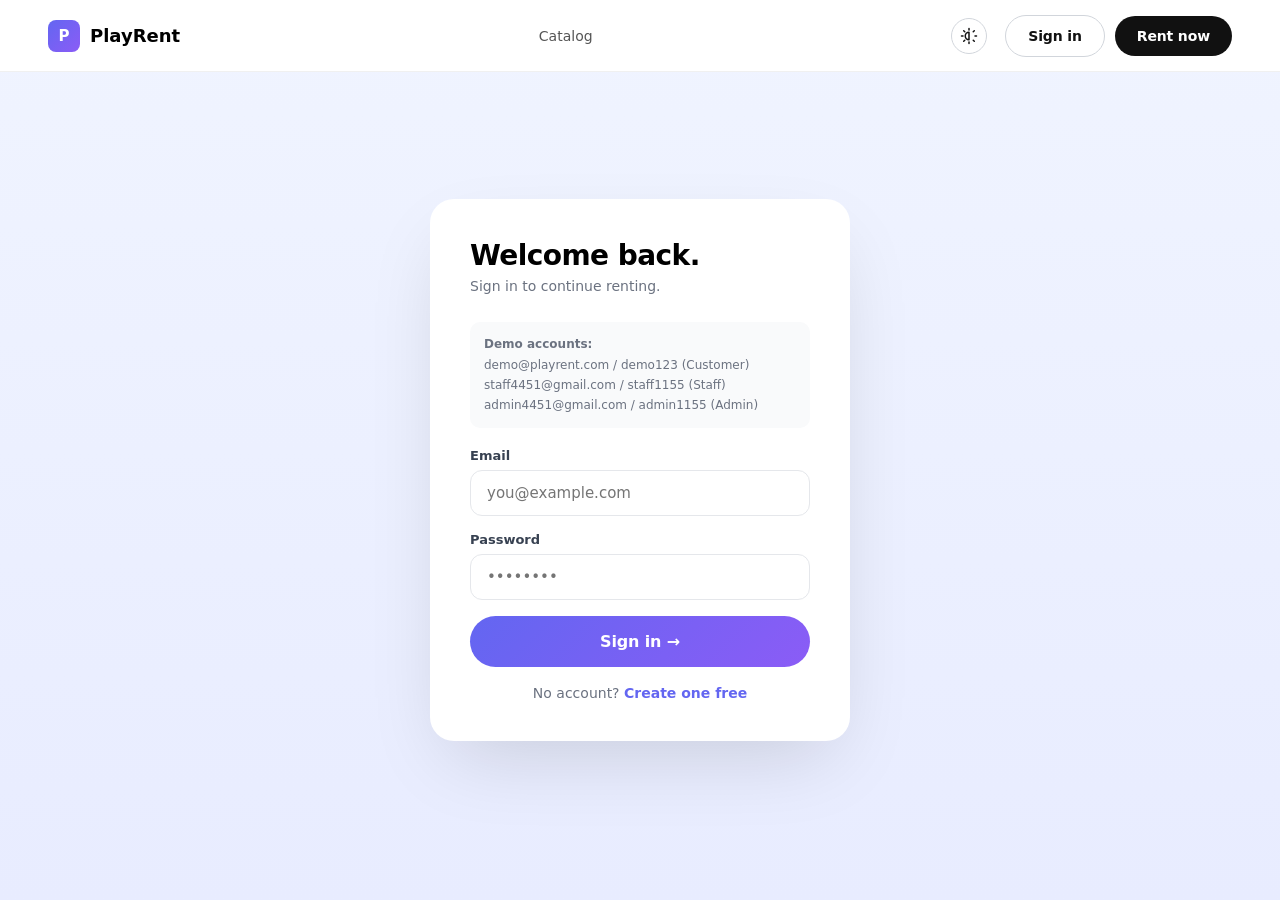
<file: frontend/src/pages/dashboard/dashboard.html>
<!doctype html>
<html lang="en">
<head>
  <meta charset="utf-8">
  <meta name="viewport" content="width=device-width,initial-scale=1">
  <title>My Rentals — PlayRent</title>
  <link rel="stylesheet" href="../../styles/globals.css">
</head>
<body>
<div class="dash-wrap">
  <aside class="dash-side">
    <h5>Customer</h5>
    <nav class="dash-nav">
      <a href="dashboard.html" id="tabMyRentals" class="active">My Rentals</a>
      <a href="../catalog/catalog.html" id="tabBrowse">Browse</a>
      <a href="#" id="signOut">Sign out</a>
    </nav>
  </aside>
  <main class="dash-main">
    <div class="dash-head">
      <div><h1>My Rentals</h1><p id="greeting">Loading...</p></div>
      <a href="../catalog/catalog.html" class="btn btn-primary">+ New rental</a>
    </div>
    <div class="stats-row" id="stats"></div>
    <div class="table-card">
      <div class="tc-head"><h3>Rental history</h3></div>
      <table>
        <thead><tr><th>Equipment</th><th>Qty × Days</th><th>Start</th><th>Total</th><th>Status</th></tr></thead>
        <tbody id="tbody"></tbody>
      </table>
    </div>
  </main>
</div>

<script>var ROOT = "../../../";</script>
<script src="../../config/env.js"></script>
<script src="../../utils/constants.js"></script>
<script src="../../utils/helpers.js"></script>
<script src="../../services/authService.js"></script>
<script src="../../services/apiClient.js"></script>
<script src="../../components/layout/header.js"></script>
<script>
  mountNav("myrentals");
  var u = session.require();
  if (u) {
    document.getElementById("greeting").textContent = "Welcome back, " + u.name;
    document.getElementById("tabMyRentals").innerHTML = getIcon('dashboard', 16) + ' My Rentals';
    document.getElementById("tabBrowse").innerHTML = getIcon('browse', 16) + ' Browse';
    document.getElementById("signOut").innerHTML = getIcon('signout', 16) + ' Sign out';

    document.getElementById("signOut").onclick = function() { session.clear(); location.href = ROOT+"index.html"; };

    api.listRentals().then(function(all) {
      var mine    = all.filter(function(r){ return String(r.userId) === String(u.id); });
      var active  = mine.filter(function(r){ return r.status==="APPROVED"||r.status==="PENDING"; }).length;
      var spent   = mine.reduce(function(s,r){ return s+(r.total||0); }, 0);

      document.getElementById("stats").innerHTML =
        '<div class="stat-card"><div class="s-lbl">Total rentals</div><div class="s-val">'+mine.length+'</div></div>' +
        '<div class="stat-card"><div class="s-lbl">Active</div><div class="s-val">'+active+'</div></div>' +
        '<div class="stat-card"><div class="s-lbl">Total spent</div><div class="s-val">$'+spent+'</div></div>' +
        '<div class="stat-card"><div class="s-lbl">Account</div><div class="s-val" style="display:flex;align-items:center;justify-content:center;height:38px">'+getIcon('star', 28)+'</div><div class="s-note">Member</div></div>';

      if (!mine.length) {
        document.getElementById("tbody").innerHTML =
          '<tr><td colspan="5" style="text-align:center;color:#9ca3af;padding:40px">No rentals yet. <a href="../catalog/catalog.html" style="color:#6366f1">Browse equipment →</a></td></tr>';
        return;
      }
      var rows = "";
      for (var i=0; i<mine.length; i++) {
        var r = mine[i];
        rows += '<tr><td style="display:flex;align-items:center;gap:6px">'+getIcon(r.equipmentEmoji, 16)+' '+(r.equipmentName||"")+'</td>' +
          '<td>'+r.quantity+'×'+r.days+'d</td><td>'+r.startDate+'</td><td>$'+r.total+'</td>' +
          '<td><span class="badge '+statusClass(r.status)+'">'+r.status+'</span></td></tr>';
      }
      document.getElementById("tbody").innerHTML = rows;
    });
  }
</script>
</body>
</html>
</file>
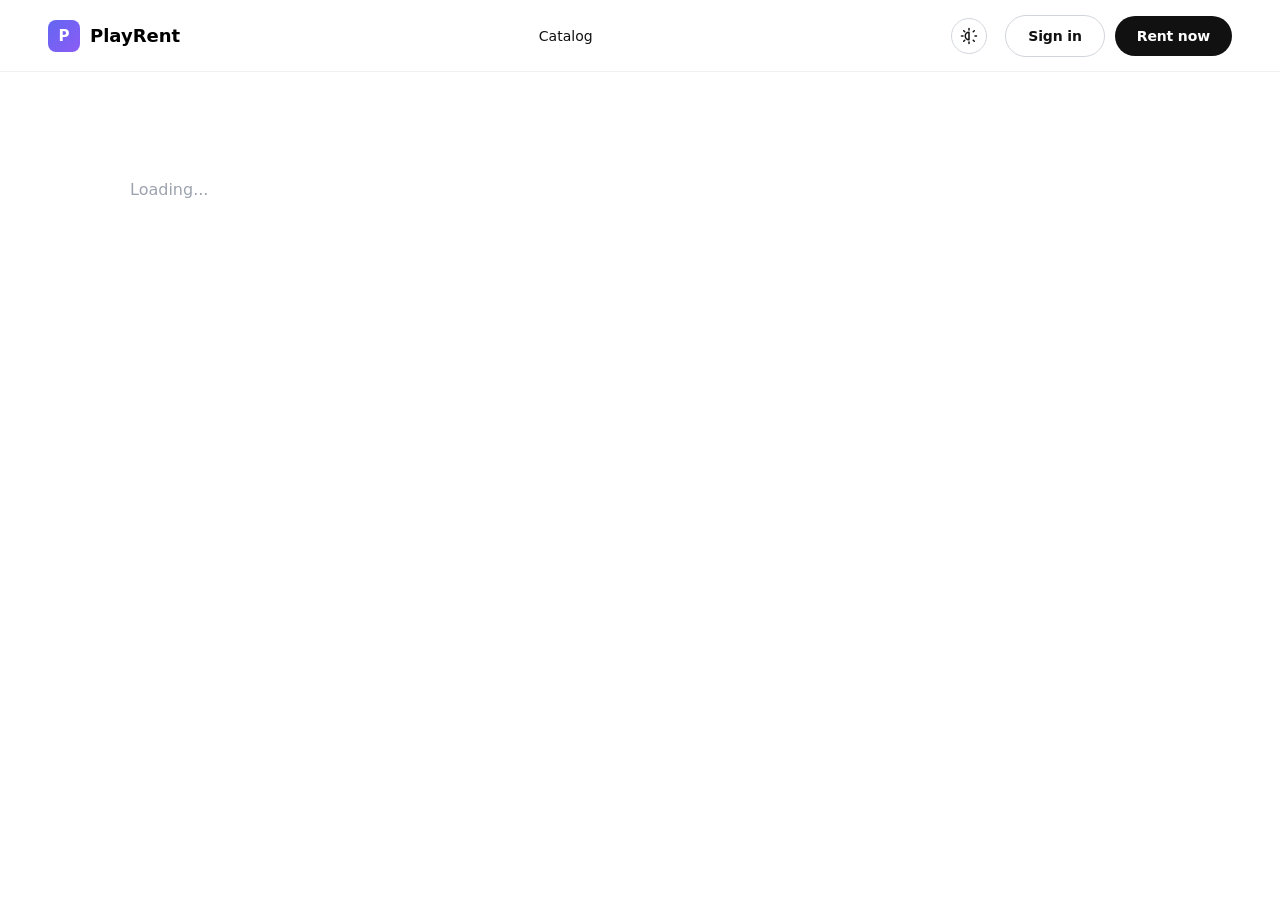
<file: frontend/src/pages/equipment/equipment.html>
<!doctype html>
<html lang="en">
<head>
  <meta charset="utf-8">
  <meta name="viewport" content="width=device-width,initial-scale=1">
  <title>Equipment — PlayRent</title>
  <link rel="stylesheet" href="../../styles/globals.css">
</head>
<body>
<main class="detail-wrap" id="detailWrap">
  <p style="color:#9ca3af;padding-top:60px">Loading...</p>
</main>

<script>var ROOT = "../../../";</script>
<script src="../../config/env.js"></script>
<script src="../../utils/constants.js"></script>
<script src="../../utils/helpers.js"></script>
<script src="../../services/authService.js"></script>
<script src="../../services/apiClient.js"></script>
<script src="../../components/layout/header.js"></script>
<script>
  mountNav("catalog");

  var eqId = new URLSearchParams(location.search).get("id");

  api.getEquipment(eqId).then(function(eq) {
    if (!eq) {
      document.getElementById("detailWrap").innerHTML = '<p style="color:#9ca3af;padding-top:60px">Equipment not found.</p>';
      return;
    }

    var u = session.user();
    var isAdmin = u && u.role === "ADMIN";
    var isStaff = u && u.role === "STAFF";
    var isEmployee = isAdmin || isStaff;
    var bookBtnHTML = isEmployee
      ? '<button class="btn btn-outline btn-block btn-lg" id="bookBtn" style="margin-top:14px;background:#4b5563;color:#fff;cursor:not-allowed;border:none" disabled>' + (isAdmin ? 'Admins' : 'Staff') + ' cannot rent equipment</button>'
      : '<button class="btn btn-primary btn-block btn-lg" id="bookBtn" style="margin-top:14px">Book now →</button>';

    var imgSrc = ROOT + 'src/assets/images/eq_' + eq.emoji + '.png';
    document.getElementById("detailWrap").innerHTML =
      '<div class="detail-img"><img src="' + imgSrc + '" alt="' + eq.name + '" style="max-height:85%; max-width:85%; object-fit:contain; filter:drop-shadow(0 12px 24px rgba(0,0,0,0.1))"></div>' +
      '<div class="detail-info">' +
        '<span class="badge badge-green" style="margin-bottom:14px">' + eq.sport + '</span>' +
        '<h1>' + eq.name + '</h1>' +
        '<div class="detail-price">$' + eq.price + '<span> / day</span></div>' +
        '<p class="detail-desc">' + eq.desc + '</p>' +
        '<span class="badge ' + stockClass(eq.stock) + '">' + stockLabel(eq.stock) + '</span>' +
        '<div class="book-form" style="margin-top:22px">' +
          '<div class="field"><label>Quantity</label><input type="number" id="qty" min="1" max="' + eq.stock + '" value="1"></div>' +
          '<div class="field"><label>Days</label><input type="number" id="days" min="1" max="30" value="3"></div>' +
          '<div class="field"><label>Start date</label><input type="date" id="startDate"></div>' +
          '<div class="totals-row"><span class="t-lbl">Total cost</span><span class="t-val" id="totalCost">$0</span></div>' +
          bookBtnHTML +
        '</div>' +
      '</div>';

    // Set default date
    var today = todayString();
    document.getElementById("startDate").value = today;
    document.getElementById("startDate").min   = today;

    function recalc() {
      var q = Number(document.getElementById("qty").value)  || 0;
      var d = Number(document.getElementById("days").value) || 0;
      document.getElementById("totalCost").textContent = "$" + (q * d * eq.price);
    }
    document.getElementById("qty").oninput  = recalc;
    document.getElementById("days").oninput = recalc;
    recalc();

    document.getElementById("bookBtn").onclick = function() {
      if (isEmployee) return;
      var u = session.user();
      if (!u) {
        toast("Please sign in first","error");
        setTimeout(function() { location.href = ROOT+"src/pages/auth/login.html?next="+encodeURIComponent(location.href); }, 800);
        return;
      }
      var qty   = Number(document.getElementById("qty").value);
      var days  = Number(document.getElementById("days").value);
      var start = document.getElementById("startDate").value;
      if (!start) { toast("Pick a start date","error"); return; }

      api.createRental({
        userId: u.id, userName: u.name,
        equipmentId: eq.id, quantity: qty, days: days, startDate: start,
        total: qty * days * eq.price
      }).then(function(r) {
        try { sessionStorage.setItem("pr_last_rental", JSON.stringify(r)); } catch(e){}
        toast("Booking confirmed!");
        setTimeout(function() { location.href = "../booking/booking.html?id=" + r.id; }, 600);
      }).catch(function(e) { toast(e.message,"error"); });
    };
  });
</script>
</body>
</html>
</file>
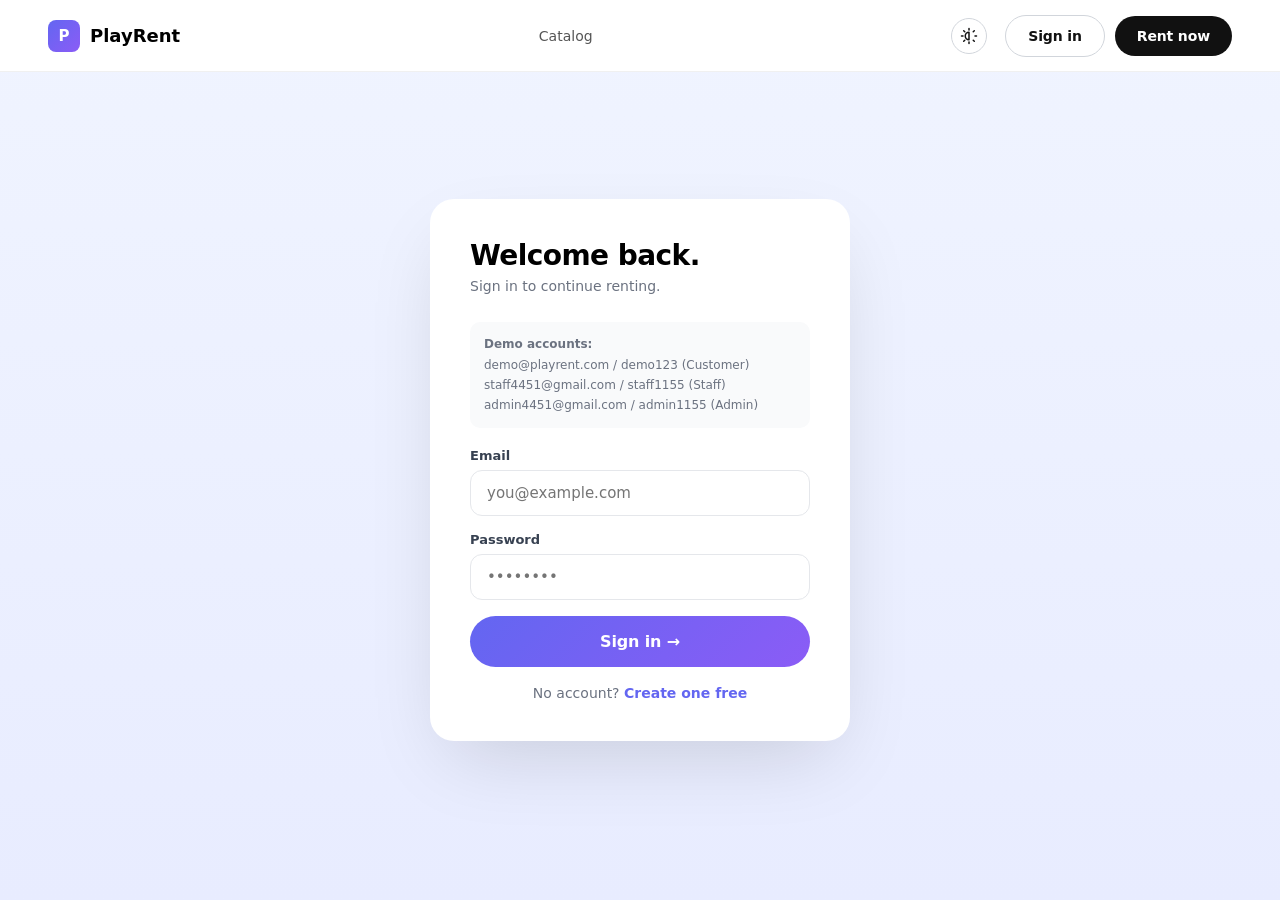
<file: frontend/src/pages/staff/staff.html>
<!doctype html>
<html lang="en">
<head>
  <meta charset="utf-8">
  <meta name="viewport" content="width=device-width,initial-scale=1">
  <title>Staff — PlayRent</title>
  <link rel="stylesheet" href="../../styles/globals.css">
</head>
<body class="staff-theme">
<div class="dash-wrap">
  <aside class="dash-side">
    <h5>Staff Portal</h5>
    <nav class="dash-nav" style="margin-bottom: 24px">
      <a href="staff.html" id="tabRequests" class="active">Rental requests</a>
      <a href="#" id="signOut">Sign out</a>
    </nav>
    
    <!-- Low Stock Warnings widget -->
    <div class="low-stock-panel">
      <h3>Low Stock Alerts</h3>
      <div id="lowStockAlerts"><p style="color:#6b7280; font-size:12px">Loading stock status...</p></div>
    </div>
  </aside>
  
  <main class="dash-main">
    <div class="dash-head">
      <div><h1>Rental Requests</h1><p>Approve, reject or mark returned.</p></div>
    </div>
    
    <div class="stats-row" id="stats"></div>
    
    <!-- Search and Status filters widget -->
    <div style="margin-bottom: 28px; display:flex; gap:16px; flex-direction:column">
      <input type="text" id="staffSearch" placeholder="Search requests by customer name or item..." class="staff-search-input">
      <div class="filter-btn-group" id="filterBtnGroup">
        <button class="active" data-status="ALL">All Requests</button>
        <button data-status="PENDING">Pending</button>
        <button data-status="APPROVED">Approved</button>
        <button data-status="RETURNED">Returned</button>
        <button data-status="REJECTED">Rejected</button>
      </div>
    </div>

    <div class="table-card">
      <div class="tc-head"><h3>All rentals</h3></div>
      <div style="overflow-x:auto">
        <table>
          <thead>
            <tr>
              <th>Customer</th>
              <th>Equipment</th>
              <th>Qty×Days</th>
              <th>Total</th>
              <th>Status</th>
              <th>Actions</th>
            </tr>
          </thead>
          <tbody id="tbody">
            <tr><td colspan="6" style="text-align:center;color:#9ca3af;padding:20px">Loading requests...</td></tr>
          </tbody>
        </table>
      </div>
    </div>
  </main>
</div>

<script>var ROOT = "../../../";</script>
<script src="../../config/env.js"></script>
<script src="../../utils/constants.js"></script>
<script src="../../utils/helpers.js"></script>
<script src="../../services/authService.js"></script>
<script src="../../services/apiClient.js"></script>
<script src="../../components/layout/header.js"></script>
<script>
  mountNav("staff", true);
  var u = session.require("STAFF");
  if (u) {
    document.getElementById("tabRequests").innerHTML = getIcon('rentals', 16) + ' Rental requests';
    document.getElementById("signOut").innerHTML = getIcon('signout', 16) + ' Sign out';

    document.getElementById("signOut").onclick = function() { session.clear(); location.href = ROOT+"index.html"; };

    var allRentals = [];
    var allEquipment = [];
    var activeFilter = "ALL";
    var searchQuery = "";

    function doUpdate(id, status, btnEl) {
      var row = btnEl ? btnEl.closest("tr") : null;
      if (row) {
        if (status === "APPROVED") row.classList.add("action-approved");
        if (status === "REJECTED") row.classList.add("action-rejected");
      }
      setTimeout(function() {
        api.updateRental(id, {status:status}).then(function() {
          toast("Updated to " + status);
          load();
        }).catch(function(e) {
          if (row) row.classList.remove("action-approved", "action-rejected");
          toast(e.message, "error");
        });
      }, 400);
    }
    window.doUpdate = doUpdate;

    // Filter Buttons binding
    document.querySelectorAll("#filterBtnGroup button").forEach(function(btn) {
      btn.onclick = function() {
        document.querySelectorAll("#filterBtnGroup button").forEach(function(b) { b.classList.remove("active"); });
        btn.classList.add("active");
        activeFilter = btn.dataset.status;
        renderRequestsTable();
      };
    });

    // Search bar binding
    document.getElementById("staffSearch").oninput = function(e) {
      searchQuery = e.target.value;
      renderRequestsTable();
    };

    function renderStats() {
      var pending  = allRentals.filter(function(r){ return r.status==="PENDING";  }).length;
      var approved = allRentals.filter(function(r){ return r.status==="APPROVED"; }).length;
      var returned = allRentals.filter(function(r){ return r.status==="RETURNED"; }).length;

      document.getElementById("stats").innerHTML =
        '<div class="stat-card"><div class="s-lbl">Pending</div><div class="s-val">'+pending+'</div></div>' +
        '<div class="stat-card"><div class="s-lbl">Approved</div><div class="s-val">'+approved+'</div></div>' +
        '<div class="stat-card"><div class="s-lbl">Returned</div><div class="s-val">'+returned+'</div></div>' +
        '<div class="stat-card"><div class="s-lbl">Total</div><div class="s-val">'+allRentals.length+'</div></div>';
    }

    function renderLowStock() {
      var low = allEquipment.filter(function(e) { return e.stock < 6; });
      if (!low.length) {
        document.getElementById("lowStockAlerts").innerHTML = '<p style="color:#6b7280; font-size:12px">All stock healthy.</p>';
        return;
      }
      var html = "";
      for (var i = 0; i < low.length; i++) {
        var it = low[i];
        html += '<div class="low-stock-row">' +
          '<span style="display:inline-flex;align-items:center;gap:6px">' + getIcon(it.emoji, 16) + ' ' + it.name + '</span>' +
          '<span class="badge ' + (it.stock < 3 ? 'badge-red' : 'badge-yellow') + '">' + it.stock + ' left</span>' +
        '</div>';
      }
      document.getElementById("lowStockAlerts").innerHTML = html;
    }

    function renderRequestsTable() {
      var filtered = allRentals.filter(function(r) {
        var statusMatch = (activeFilter === "ALL" || r.status === activeFilter);
        var cName = (r.userName || r.userId).toLowerCase();
        var eqName = (r.equipmentName || "").toLowerCase();
        var q = searchQuery.toLowerCase();
        var searchMatch = cName.indexOf(q) >= 0 || eqName.indexOf(q) >= 0;
        return statusMatch && searchMatch;
      });

      if (!filtered.length) {
        document.getElementById("tbody").innerHTML = '<tr><td colspan="6" style="text-align:center;color:#9ca3af;padding:40px">No matching rental requests found.</td></tr>';
        return;
      }
      
      var rows = "";
      for (var i = 0; i < filtered.length; i++) {
        var r = filtered[i];
        var btns = "";
        if (r.status === "PENDING") {
          btns = '<button class="btn btn-primary" style="padding:6px 12px;font-size:12px;border-radius:8px" onclick="doUpdate(\''+r.id+'\',\'APPROVED\',this)">Approve</button> ' +
                 '<button class="btn btn-outline" style="padding:6px 12px;font-size:12px;border-radius:8px;border-color:#142419;color:#fff" onclick="doUpdate(\''+r.id+'\',\'REJECTED\',this)">Reject</button>';
        } else if (r.status === "APPROVED") {
          btns = '<button class="btn btn-outline" style="padding:6px 12px;font-size:12px;border-radius:8px;border-color:#142419;color:#fff" onclick="doUpdate(\''+r.id+'\',\'RETURNED\',this)">Mark returned</button>';
        }
        rows += '<tr>' +
          '<td>' + (r.userName || r.userId) + '</td>' +
          '<td style="display:inline-flex;align-items:center;gap:6px">' + getIcon(r.equipmentEmoji, 16) + ' ' + (r.equipmentName || "") + '</td>' +
          '<td>' + r.quantity + '×' + r.days + 'd</td>' +
          '<td>$' + r.total + '</td>' +
          '<td><span class="badge ' + statusClass(r.status) + '">' + r.status + '</span></td>' +
          '<td style="display:flex;gap:6px">' + btns + '</td>' +
        '</tr>';
      }
      document.getElementById("tbody").innerHTML = rows;
    }

    function load() {
      Promise.all([api.listRentals(), api.listEquipment()]).then(function(res) {
        allRentals = res[0];
        allEquipment = res[1];
        renderStats();
        renderLowStock();
        renderRequestsTable();
      }).catch(function(err) {
        toast("Error loading data: " + err.message, "error");
      });
    }
    load();
  }
</script>
</body>
</html>
</file>
<file: frontend/src/styles/globals.css>
/* styles/globals.css — full site styles matching the video design */

/* ── Reset ─────────────────────────────────────────────────────────────── */
*, *::before, *::after { box-sizing: border-box; margin: 0; padding: 0; }
html { scroll-behavior: smooth; }
body { font-family: -apple-system, BlinkMacSystemFont, "Inter", "Segoe UI", system-ui, sans-serif;
       -webkit-font-smoothing: antialiased; overflow-x: hidden; }
a    { text-decoration: none; color: inherit; }
button { cursor: pointer; border: none; background: none; font: inherit; color: inherit; }
img  { max-width: 100%; display: block; }
input, select, textarea { font: inherit; color: inherit; }

/* ── Shared nav (used on every page) ──────────────────────────────────── */
.pr-nav {
  position: fixed; top: 0; left: 0; right: 0; z-index: 200;
  display: flex; align-items: center; justify-content: space-between;
  padding: 0 48px; height: 72px;
  background: rgba(255,255,255,0.95);
  backdrop-filter: blur(12px);
  -webkit-backdrop-filter: blur(12px);
  border-bottom: 1px solid rgba(0,0,0,0.06);
}
.pr-nav.dark {
  background: rgba(10,10,10,0.8);
  border-bottom: 1px solid rgba(255,255,255,0.06);
  color: #fff;
}
.pr-logo { display: flex; align-items: center; gap: 10px; font-weight: 700; font-size: 18px; }
.pr-logo-mark {
  width: 32px; height: 32px; border-radius: 8px;
  background: linear-gradient(135deg, #6366f1, #8b5cf6);
  display: grid; place-items: center; font-size: 15px; color: #fff; font-weight: 800;
}
.pr-nav-links { display: flex; gap: 32px; font-size: 14px; color: #555; }
.pr-nav.dark .pr-nav-links { color: rgba(255,255,255,0.6); }
.pr-nav-links a { transition: color .2s; }
.pr-nav-links a:hover, .pr-nav-links a.active { color: #111; }
.pr-nav.dark .pr-nav-links a:hover,
.pr-nav.dark .pr-nav-links a.active { color: #fff; }
.pr-nav-right { display: flex; gap: 10px; align-items: center; }
@media(max-width:768px) { .pr-nav { padding: 0 20px; } .pr-nav-links { display:none; } }

/* ── Buttons ───────────────────────────────────────────────────────────── */
.btn {
  display: inline-flex; align-items: center; gap: 8px;
  padding: 12px 22px; border-radius: 999px;
  font-size: 14px; font-weight: 600; letter-spacing: -0.01em;
  transition: transform .2s, box-shadow .2s, background .2s; white-space: nowrap;
}
.btn-dark  { background: #111; color: #fff; }
.btn-dark:hover { background: #333; transform: translateY(-1px); }
.btn-outline { background: transparent; color: #111; border: 1.5px solid #d1d5db; }
.btn-outline:hover { background: #f9fafb; }
.btn-white  { background: #fff; color: #111; }
.btn-white:hover { background: #f3f4f6; }
.btn-primary { background: linear-gradient(135deg,#6366f1,#8b5cf6); color:#fff; }
.btn-primary:hover { transform: translateY(-2px); box-shadow: 0 8px 20px -6px rgba(99,102,241,.5); }
.btn-lg  { padding: 16px 30px; font-size: 16px; }
.btn-block { display: flex; width: 100%; justify-content: center; }

/* ── Toast ─────────────────────────────────────────────────────────────── */
.pr-toast {
  position: fixed; bottom: 28px; right: 28px; z-index: 9999;
  padding: 14px 20px; border-radius: 12px; font-size: 14px; max-width: 320px;
  background: #111; color: #fff;
  transform: translateY(20px); opacity: 0; transition: all .3s;
  box-shadow: 0 20px 40px -10px rgba(0,0,0,.4);
}
.pr-toast.show { transform: translateY(0); opacity: 1; }
.pr-toast.pr-toast-success { border-left: 3px solid #4ade80; }
.pr-toast.pr-toast-error   { border-left: 3px solid #f87171; }

/* ── Badges ────────────────────────────────────────────────────────────── */
.badge {
  display: inline-block; padding: 3px 10px; border-radius: 999px;
  font-size: 11px; font-weight: 700; text-transform: uppercase; letter-spacing: .06em;
}
.badge-green  { background: rgba(74,222,128,.15); color: #16a34a; }
.badge-yellow { background: rgba(251,191,36,.15);  color: #b45309; }
.badge-red    { background: rgba(248,113,113,.15); color: #dc2626; }

/* ════════════════════════════════════════════════════════════════════════
   HOME PAGE
   ════════════════════════════════════════════════════════════════════════ */

/* ── Light hero (top section) ──────────────────────────────────────────── */
.hero-section {
  min-height: 100vh; padding-top: 72px;
  background: linear-gradient(180deg, #e8f4f8 0%, #d4ecf4 40%, #c8e8f2 100%);
  display: flex; flex-direction: column; justify-content: center;
  position: relative; overflow: hidden;
}
.hero-inner {
  max-width: 1280px; margin: 0 auto; padding: 60px 48px 0;
  display: grid; grid-template-columns: 1fr 1fr; align-items: center; gap: 40px;
}
.hero-badge {
  display: inline-flex; align-items: center; gap: 8px;
  padding: 6px 14px; border-radius: 999px;
  border: 1.5px solid rgba(0,0,0,0.15); font-size: 12px;
  font-weight: 600; letter-spacing: .08em; text-transform: uppercase;
  margin-bottom: 22px; color: #374151;
}
.hero-badge-dot { width: 7px; height: 7px; border-radius: 50%; background: #0ea5e9; }
.hero-section h1 {
  font-size: clamp(36px, 5.5vw, 72px); font-weight: 800;
  letter-spacing: -0.03em; line-height: 1.02; color: #111;
  margin-bottom: 20px;
}
.hero-section h1 .cyan { color: #0ea5e9; }
.hero-section .lead { font-size: 17px; color: #4b5563; line-height: 1.65; margin-bottom: 36px; max-width: 480px; }
.hero-btns { display: flex; gap: 12px; flex-wrap: wrap; margin-bottom: 44px; }
.hero-stats { display: flex; gap: 36px; }
.hero-stat .val  { font-size: 28px; font-weight: 800; color: #111; letter-spacing: -0.02em; }
.hero-stat .lbl  { font-size: 12px; color: #9ca3af; margin-top: 2px; }
.hero-img-col { position: relative; display: flex; justify-content: center; align-items: flex-end; height: 560px; }
.hero-athlete-img { height: 520px; object-fit: contain; filter: drop-shadow(0 20px 40px rgba(0,0,0,.15)); }
.scroll-hint {
  text-align: center; font-size: 11px; font-weight: 700; letter-spacing: .2em;
  color: #9ca3af; padding: 28px 0; text-transform: uppercase;
}
.scroll-hint-arrow { display: inline-block; margin-right: 8px; animation: bounce .9s ease-in-out infinite; }
@keyframes bounce { 0%,100%{transform:translateY(0)} 50%{transform:translateY(4px)} }

@media(max-width:860px) {
  .hero-inner { grid-template-columns:1fr; }
  .hero-img-col { height: 320px; }
  .hero-athlete-img { height: 300px; }
}

/* ── Scroll-story wrapper ──────────────────────────────────────────────── */
/*  Each sport section is STICKY inside a tall scroll container.
    When you scroll, the browser moves through each sport.            */
.scroll-story-wrapper {
  position: relative;
}
/* Each sport gets its own sticky container that is 100vh tall to scroll through */
.sport-scroll-container {
  position: relative;
  /* height is set by JS to (n_sections * 100vh) total */
}
.sport-sticky {
  position: sticky; top: 0;
  width: 100%; height: 100vh;
  overflow: hidden;
}

/* Each sport panel sits absolutely inside the sticky layer */
.sport-panel {
  position: absolute; inset: 0;
  display: grid;
  grid-template-columns: 1fr 1fr 1fr;  /* left-text | athlete | right-card */
  align-items: center;
  padding: 0 60px;
  opacity: 0;
  transition: opacity 0.5s ease;
  pointer-events: none;
}
.sport-panel.active {
  opacity: 1;
  pointer-events: all;
}

/* Sport label pill */
.sport-label-pill {
  display: inline-flex; align-items: center; gap: 8px;
  padding: 6px 14px; border-radius: 999px;
  font-size: 12px; font-weight: 700; letter-spacing: .1em;
  border: 1.5px solid; margin-bottom: 20px;
}
.sport-label-dot { width: 7px; height: 7px; border-radius: 50%; }

/* Tagline */
.sport-tagline {
  font-size: clamp(32px, 4.5vw, 64px);
  font-weight: 800; color: #fff; letter-spacing: -0.03em;
  line-height: 1.05; margin-bottom: 16px;
}
.sport-sub { font-size: 15px; color: rgba(255,255,255,.55); line-height: 1.6; max-width: 380px; }

/* Athlete image in the center column */
.sport-athlete-col {
  display: flex; justify-content: center; align-items: flex-end; height: 100vh;
}
.sport-athlete-img {
  max-height: 85vh; width: auto;
  filter: drop-shadow(0 20px 60px rgba(0,0,0,.4));
  transition: transform 0.6s ease, opacity 0.5s ease;
  transform: translateY(20px);
}
.sport-panel.active .sport-athlete-img {
  transform: translateY(0);
}

/* Featured product card — right column */
.sport-card-col { display: flex; justify-content: flex-end; align-items: center; }
.featured-card {
  width: 300px; border-radius: 20px; padding: 24px 26px;
  backdrop-filter: blur(12px); -webkit-backdrop-filter: blur(12px);
  border: 1px solid rgba(255,255,255,.12);
  transition: transform 0.4s ease, opacity 0.4s ease;
  transform: translateX(30px);
}
.sport-panel.active .featured-card { transform: translateX(0); }
.featured-label { font-size: 10px; font-weight: 700; letter-spacing: .12em; text-transform: uppercase; color: rgba(255,255,255,.4); margin-bottom: 10px; }
.featured-name  { font-size: 22px; font-weight: 700; color: #fff; letter-spacing: -0.01em; margin-bottom: 6px; }
.featured-sub   { font-size: 13px; color: rgba(255,255,255,.5); margin-bottom: 18px; }
.featured-from  { font-size: 11px; color: rgba(255,255,255,.4); margin-bottom: 4px; }
.featured-price { font-size: 30px; font-weight: 800; color: #fff; letter-spacing: -0.02em; margin-bottom: 16px; }
.featured-price span { font-size: 16px; font-weight: 400; color: rgba(255,255,255,.5); }
.rent-btn {
  padding: 10px 22px; border-radius: 999px;
  background: #fff; color: #111;
  font-size: 14px; font-weight: 700;
  transition: background .2s;
}
.rent-btn:hover { background: #f3f4f6; }

/* Vertical dot nav — right edge of screen */
.dot-nav {
  position: fixed; right: 24px; top: 50%; transform: translateY(-50%);
  display: flex; flex-direction: column; gap: 10px; z-index: 300;
  /* only visible when over dark sport sections */
}
.dot-nav-item {
  width: 3px; height: 24px; border-radius: 2px;
  background: rgba(255,255,255,.25);
  transition: height .3s, background .3s;
  cursor: pointer;
}
.dot-nav-item.active {
  height: 40px; background: #fff;
}
.dot-nav.hidden { display: none; }

/* ── CTA section ───────────────────────────────────────────────────────── */
.cta-section {
  min-height: 60vh; display: flex; flex-direction: column;
  align-items: center; justify-content: center; text-align: center;
  padding: 80px 40px;
  background: linear-gradient(135deg, #0f2922 0%, #0a1f18 50%, #061a14 100%);
}
.cta-section h2 {
  font-size: clamp(42px, 7vw, 100px); font-weight: 900;
  color: #fff; letter-spacing: -0.04em; line-height: 1; margin-bottom: 20px;
}
.cta-section p { font-size: 17px; color: rgba(255,255,255,.5); margin-bottom: 40px; }
.cta-btn {
  padding: 20px 48px; border-radius: 999px;
  background: #fff; color: #111;
  font-size: 18px; font-weight: 700; letter-spacing: -0.01em;
  transition: transform .2s, box-shadow .2s;
}
.cta-btn:hover { transform: translateY(-2px); box-shadow: 0 20px 40px -10px rgba(255,255,255,.2); }

/* ── Footer ────────────────────────────────────────────────────────────── */
.pr-footer {
  background: #fff; border-top: 1px solid #e5e7eb;
  padding: 36px 48px;
  display: flex; justify-content: space-between; align-items: center;
}
.pr-footer-brand { font-size: 18px; font-weight: 800; color: #111; }
.pr-footer-sub   { font-size: 13px; color: #9ca3af; margin-top: 4px; }
.pr-footer-copy  { font-size: 13px; color: #9ca3af; }
@media(max-width:600px) { .pr-footer { flex-direction:column; gap:12px; text-align:center; } }

/* ════════════════════════════════════════════════════════════════════════
   AUTH PAGES
   ════════════════════════════════════════════════════════════════════════ */
.auth-page {
  min-height: 100vh; display: grid; place-items: center; padding: 100px 20px 60px;
  background: linear-gradient(180deg, #f0f4ff 0%, #e8ecff 100%);
  position: relative;
}
.auth-card {
  width: 100%; max-width: 420px; padding: 40px;
  background: #fff; border-radius: 24px;
  box-shadow: 0 30px 80px -20px rgba(0,0,0,.15);
}
.auth-card h1 { font-size: 28px; font-weight: 800; letter-spacing: -0.02em; margin-bottom: 6px; }
.auth-card .auth-sub { color: #6b7280; font-size: 14px; margin-bottom: 28px; }
.auth-foot { text-align: center; margin-top: 18px; font-size: 14px; color: #6b7280; }
.auth-foot a { color: #6366f1; font-weight: 600; }
.auth-demo  { background: #f9fafb; border-radius: 10px; padding: 12px 14px; margin-bottom: 20px; font-size: 12px; color: #6b7280; line-height: 1.7; }

/* ── Form fields (shared) ──────────────────────────────────────────────── */
.field       { margin-bottom: 16px; }
.field label { display: block; font-size: 13px; font-weight: 600; color: #374151; margin-bottom: 7px; }
.field input, .field select, .field textarea {
  width: 100%; padding: 13px 16px; border-radius: 12px;
  border: 1.5px solid #e5e7eb; outline: none;
  background: #fff; font-size: 15px; transition: border-color .2s;
}
.field input:focus, .field select:focus { border-color: #6366f1; }

/* ════════════════════════════════════════════════════════════════════════
   DASHBOARD / STAFF / ADMIN  (shared sidebar layout)
   ════════════════════════════════════════════════════════════════════════ */
.dash-wrap {
  display: grid; grid-template-columns: 240px 1fr;
  min-height: 100vh; padding-top: 72px;
}
.dash-side {
  border-right: 1px solid #e5e7eb; padding: 24px 14px;
  position: sticky; top: 72px; height: calc(100vh - 72px); overflow-y: auto; align-self: start;
}
.dash-side h5 {
  font-size: 10px; font-weight: 700; text-transform: uppercase;
  letter-spacing: .12em; color: #9ca3af; padding: 14px 12px 6px;
}
.dash-nav a {
  display: flex; align-items: center; gap: 10px;
  padding: 10px 12px; border-radius: 10px;
  font-size: 14px; color: #6b7280; transition: all .15s;
}
.dash-nav a:hover  { background: #f3f4f6; color: #111; }
.dash-nav a.active { background: #ede9fe; color: #6366f1; font-weight: 600; }
.dash-main  { padding: 32px 40px; }
.dash-head  { display: flex; justify-content: space-between; align-items: flex-end; margin-bottom: 28px; flex-wrap: wrap; gap: 14px; }
.dash-head h1 { font-size: 30px; font-weight: 800; letter-spacing: -0.02em; }
.dash-head p  { color: #6b7280; font-size: 14px; margin-top: 4px; }
.stats-row  { display: grid; grid-template-columns: repeat(4,1fr); gap: 16px; margin-bottom: 28px; }
.stat-card  { padding: 22px; border-radius: 16px; border: 1.5px solid #e5e7eb; background: #fff; }
.stat-card .s-lbl { font-size: 11px; text-transform: uppercase; letter-spacing: .1em; color: #9ca3af; margin-bottom: 8px; font-weight: 600; }
.stat-card .s-val { font-size: 32px; font-weight: 800; letter-spacing: -0.02em; color: #111; }
.stat-card .s-note{ font-size: 12px; color: #9ca3af; margin-top: 4px; }
@media(max-width:900px) { .dash-wrap{grid-template-columns:1fr} .dash-side{position:static;height:auto;border-right:none;border-bottom:1px solid #e5e7eb} .stats-row{grid-template-columns:repeat(2,1fr)} }

/* ── Table card ────────────────────────────────────────────────────────── */
.table-card { border-radius: 16px; border: 1.5px solid #e5e7eb; overflow: hidden; background: #fff; }
.table-card .tc-head { padding: 16px 22px; border-bottom: 1px solid #e5e7eb; display: flex; justify-content: space-between; align-items: center; }
.table-card .tc-head h3 { font-size: 16px; font-weight: 700; }
table  { width: 100%; border-collapse: collapse; }
th, td { padding: 13px 22px; text-align: left; font-size: 14px; border-bottom: 1px solid #f3f4f6; }
th     { font-size: 11px; text-transform: uppercase; letter-spacing: .08em; color: #9ca3af; font-weight: 600; }
tr:last-child td { border-bottom: none; }
tr:hover td { background: #fafafa; }

/* ── Bar chart ─────────────────────────────────────────────────────────── */
.bar-row { margin-bottom: 14px; }
.bar-row .bar-lbl { display: flex; justify-content: space-between; font-size: 13px; margin-bottom: 5px; color: #374151; }
.bar-track { height: 8px; border-radius: 4px; background: #f3f4f6; overflow: hidden; }
.bar-fill  { height: 100%; border-radius: 4px; background: linear-gradient(90deg,#6366f1,#8b5cf6); }

/* ════════════════════════════════════════════════════════════════════════
   CATALOG PAGE
   ════════════════════════════════════════════════════════════════════════ */
.catalog-wrap { display: grid; grid-template-columns: 220px 1fr; gap: 32px; max-width: 1200px; margin: 0 auto; padding: 100px 32px 60px; }
.catalog-side { position: sticky; top: 80px; }
.catalog-side h4 { font-size: 11px; text-transform: uppercase; letter-spacing: .1em; color: #9ca3af; font-weight: 700; margin-bottom: 10px; }
.filter-list { display: flex; flex-direction: column; gap: 3px; }
.filter-list button { text-align: left; padding: 9px 12px; border-radius: 10px; font-size: 14px; color: #6b7280; transition: all .15s; }
.filter-list button:hover { background: #f3f4f6; color: #111; }
.filter-list button.active { background: #ede9fe; color: #6366f1; font-weight: 600; }
.catalog-search { display: flex; align-items: center; gap: 10px; padding: 11px 16px; border-radius: 999px; border: 1.5px solid #e5e7eb; margin-bottom: 22px; }
.catalog-search input { flex: 1; border: none; outline: none; font-size: 15px; background: none; }
.product-grid { display: grid; grid-template-columns: repeat(3,1fr); gap: 20px; }
.product-card { border-radius: 16px; border: 1.5px solid #e5e7eb; overflow: hidden; background: #fff; cursor: pointer; transition: all .25s; }
.product-card:hover { transform: translateY(-4px); box-shadow: 0 20px 40px -10px rgba(0,0,0,.1); border-color: #c7d2fe; }
.product-card .pc-img { aspect-ratio: 4/3; background: linear-gradient(135deg,#f0f4ff,#e8ecff); display: grid; place-items: center; font-size: 64px; }
.product-card .pc-body { padding: 16px 18px; }
.product-card .pc-body h3 { font-size: 16px; font-weight: 700; margin-bottom: 4px; }
.product-card .pc-sport { font-size: 12px; color: #9ca3af; margin-bottom: 10px; }
.product-card .pc-foot  { display: flex; justify-content: space-between; align-items: center; }
.product-price { font-size: 18px; font-weight: 800; color: #6366f1; }
.product-price .per-day { font-size: 12px; color: #9ca3af; font-weight: 400; }
@media(max-width:900px) { .catalog-wrap{grid-template-columns:1fr} .product-grid{grid-template-columns:repeat(2,1fr)} }
@media(max-width:550px) { .product-grid{grid-template-columns:1fr} }

/* ════════════════════════════════════════════════════════════════════════
   EQUIPMENT DETAIL
   ════════════════════════════════════════════════════════════════════════ */
.detail-wrap { display: grid; grid-template-columns: 1fr 1fr; gap: 60px; max-width: 1100px; margin: 0 auto; padding: 120px 40px 80px; align-items: start; }
.detail-img  { border-radius: 24px; background: linear-gradient(135deg,#f0f4ff,#e8ecff); aspect-ratio: 1; display: grid; place-items: center; font-size: 180px; border: 1.5px solid #e5e7eb; }
.detail-info { display: flex; flex-direction: column; }
.detail-info h1 { font-size: 40px; font-weight: 800; letter-spacing: -0.02em; margin-bottom: 8px; }
.detail-price   { font-size: 34px; font-weight: 800; color: #6366f1; margin: 16px 0; letter-spacing: -0.02em; }
.detail-price span { font-size: 16px; color: #9ca3af; font-weight: 400; }
.detail-desc    { font-size: 15px; color: #6b7280; line-height: 1.7; margin-bottom: 24px; }
.book-form      { background: #f9fafb; border-radius: 16px; padding: 22px; border: 1.5px solid #e5e7eb; }
.totals-row     { display: flex; justify-content: space-between; align-items: center; padding: 14px 0; border-top: 1px solid #e5e7eb; margin-top: 8px; }
.totals-row .t-lbl { font-size: 14px; color: #6b7280; }
.totals-row .t-val { font-size: 24px; font-weight: 800; color: #6366f1; }
@media(max-width:800px) { .detail-wrap{grid-template-columns:1fr} .detail-img{font-size:120px} }

/* ════════════════════════════════════════════════════════════════════════
   BOOKING CONFIRMATION
   ════════════════════════════════════════════════════════════════════════ */
.booking-wrap  { max-width: 580px; margin: 0 auto; padding: 120px 24px 80px; text-align: center; }
.booking-icon  { font-size: 72px; margin-bottom: 18px; }
.booking-wrap h1 { font-size: 36px; font-weight: 800; letter-spacing: -0.02em; margin-bottom: 10px; }
.booking-wrap .bk-sub { color: #6b7280; font-size: 15px; margin-bottom: 32px; }
.receipt-card  { background: #fff; border: 1.5px solid #e5e7eb; border-radius: 20px; padding: 28px; text-align: left; margin-bottom: 24px; }
.receipt-row   { display: flex; justify-content: space-between; padding: 10px 0; border-bottom: 1px solid #f3f4f6; font-size: 14px; }
.receipt-row:last-child { border-bottom: none; padding-top: 14px; border-top: 2px solid #e5e7eb; margin-top: 4px; }
.receipt-row .r-lbl { color: #6b7280; }
.receipt-row .r-val { font-weight: 700; }
.receipt-total .r-val { font-size: 22px; color: #6366f1; }

/* ════════════════════════════════════════════════════════════════════════
   ADMIN THEME (Dark Telemetry Mode)
   ════════════════════════════════════════════════════════════════════════ */
body.admin-theme {
  background-color: #0b0f19;
  color: #e5e7eb;
}
.admin-theme .dash-side {
  background-color: #0d1321;
  border-right: 1px solid #1f2937;
}
.admin-theme .dash-side h5 {
  color: #6b7280;
}
.admin-theme .dash-nav a {
  color: #9ca3af;
}
.admin-theme .dash-nav a:hover {
  background: #1e293b;
  color: #fff;
}
.admin-theme .dash-nav a.active {
  background: rgba(99, 102, 241, 0.15);
  color: #818cf8;
}
.admin-theme .dash-main {
  background-color: #0b0f19;
  animation: pageFadeIn 0.5s ease-out;
}
.admin-theme .dash-head h1 {
  color: #ffffff;
}
.admin-theme .dash-head p {
  color: #9ca3af;
}
.admin-theme .stat-card {
  background: #111827;
  border: 1.5px solid #1f2937;
  box-shadow: 0 4px 20px -2px rgba(0,0,0,0.5);
  transition: all 0.3s cubic-bezier(0.4, 0, 0.2, 1);
}
.admin-theme .stat-card:hover {
  transform: translateY(-4px);
  box-shadow: 0 12px 24px -10px rgba(99, 102, 241, 0.4);
  border-color: #6366f1;
}
.admin-theme .stat-card .s-lbl {
  color: #9ca3af;
}
.admin-theme .stat-card .s-val {
  color: #ffffff;
  background: linear-gradient(135deg, #fff, #9ca3af);
  -webkit-background-clip: text;
  -webkit-text-fill-color: transparent;
}
.admin-theme .table-card {
  background: #111827;
  border: 1.5px solid #1f2937;
  box-shadow: 0 4px 20px -2px rgba(0,0,0,0.5);
}
.admin-theme .table-card .tc-head {
  border-bottom: 1px solid #1f2937;
  color: #ffffff;
  background: #131b2e;
}
.admin-theme .bar-row .bar-lbl {
  color: #d1d5db;
}
.admin-theme .bar-track {
  background: #1f2937;
  border-radius: 99px;
  overflow: hidden;
}
.admin-theme .bar-fill {
  background: linear-gradient(90deg, #6366f1, #c084fc);
  box-shadow: 0 0 8px rgba(99, 102, 241, 0.5);
  animation: growBar 0.8s cubic-bezier(0.4, 0, 0.2, 1) forwards;
  transform-origin: left;
}
.admin-theme .table-card div[style*="border-bottom"] {
  border-bottom: 1px solid #1f2937 !important;
  color: #d1d5db;
  transition: background 0.2s;
}
.admin-theme .table-card div[style*="border-bottom"]:hover {
  background: #161e2e;
}

/* ════════════════════════════════════════════════════════════════════════
   STAFF THEME (Mint Emerald Mode)
   ════════════════════════════════════════════════════════════════════════ */
/* ════════════════════════════════════════════════════════════════════════
   STAFF THEME (Dark Emerald Mode)
   ════════════════════════════════════════════════════════════════════════ */
body.staff-theme {
  background-color: #060b08; /* beautiful ultra-dark emerald black */
  color: #d1d5db;
}
.staff-theme .dash-side {
  background-color: #09120c;
  border-right: 1px solid #142419;
}
.staff-theme .dash-side h5 {
  color: #34d399;
}
.staff-theme .dash-nav a {
  color: #9ca3af;
}
.staff-theme .dash-nav a:hover {
  background: #101e14;
  color: #fff;
}
.staff-theme .dash-nav a.active {
  background: rgba(16, 185, 129, 0.15);
  color: #34d399;
  font-weight: 700;
}
.staff-theme .dash-main {
  animation: pageFadeIn 0.5s ease-out;
}
.staff-theme .dash-head h1 {
  color: #ffffff;
}
.staff-theme .dash-head p {
  color: #34d399;
}
.staff-theme .stat-card {
  background: #09120c;
  border: 1.5px solid #142419;
  box-shadow: 0 4px 20px -2px rgba(0,0,0,0.5);
  transition: all 0.3s cubic-bezier(0.4, 0, 0.2, 1);
}
.staff-theme .stat-card:hover {
  transform: translateY(-4px);
  box-shadow: 0 10px 15px -3px rgba(16,185,129,0.15);
  border-color: #10b981;
}
.staff-theme .stat-card .s-lbl {
  color: #34d399;
}
.staff-theme .stat-card .s-val {
  color: #ffffff;
  background: linear-gradient(135deg, #fff, #34d399);
  -webkit-background-clip: text;
  -webkit-text-fill-color: transparent;
}
.staff-theme .table-card {
  background: #09120c;
  border: 1.5px solid #142419;
  box-shadow: 0 4px 20px -2px rgba(0,0,0,0.5);
}
.staff-theme .table-card .tc-head {
  border-bottom: 1px solid #142419;
  background: #0d1a11;
  color: #ffffff;
}
.staff-theme table th {
  color: #34d399;
}
.staff-theme table tr {
  transition: all 0.3s ease;
}
.staff-theme table tr:hover td {
  background: #101e14;
}

/* Custom widgets for staff search/filters */
.staff-theme .staff-search-input {
  width: 100%;
  max-width: 400px;
  padding: 10px 14px;
  border-radius: 10px;
  border: 1.5px solid #142419;
  background: #09120c;
  color: #fff;
  outline: none;
  font-size: 14px;
  transition: border-color 0.2s;
}
.staff-theme .staff-search-input:focus {
  border-color: #10b981;
}
.staff-theme .filter-btn-group {
  display: flex;
  gap: 8px;
  margin-top: 14px;
  margin-bottom: 22px;
  flex-wrap: wrap;
}
.staff-theme .filter-btn-group button {
  padding: 8px 16px;
  border-radius: 8px;
  border: 1.5px solid #142419;
  background: transparent;
  color: #9ca3af;
  font-size: 13px;
  font-weight: 600;
  transition: all 0.2s;
}
.staff-theme .filter-btn-group button:hover {
  background: #101e14;
  color: #fff;
}
.staff-theme .filter-btn-group button.active {
  background: rgba(16, 185, 129, 0.15);
  border-color: #10b981;
  color: #34d399;
}

/* Low Stock Warnings */
.staff-theme .low-stock-panel {
  background: #09120c;
  border: 1.5px solid #142419;
  border-radius: 16px;
  padding: 20px;
}
.staff-theme .low-stock-panel h3 {
  color: #ffffff;
  font-size: 16px;
  margin-bottom: 12px;
}
.staff-theme .low-stock-row {
  display: flex;
  justify-content: space-between;
  align-items: center;
  padding: 8px 0;
  border-bottom: 1px solid #142419;
  font-size: 13px;
}
.staff-theme .low-stock-row:last-child {
  border-bottom: none;
}

/* Micro-animations for button presses and table rows */
.staff-theme table tr.action-approved {
  background-color: #064e3b !important;
  animation: pulseGreenDark 0.6s ease;
}
.staff-theme table tr.action-rejected {
  background-color: #7f1d1d !important;
  animation: pulseRedDark 0.6s ease;
}

@keyframes growBar {
  from { transform: scaleX(0); }
  to { transform: scaleX(1); }
}
@keyframes pageFadeIn {
  from { opacity: 0; transform: translateY(15px); }
  to { opacity: 1; transform: translateY(0); }
}
@keyframes pulseGreen {
  0% { transform: scale(1); }
  50% { transform: scale(1.008); background-color: #86efac; }
  100% { transform: scale(1); }
}
@keyframes pulseRed {
  0% { transform: scale(1); }
  50% { transform: scale(1.008); background-color: #fca5a5; }
  100% { transform: scale(1); }
}

/* Admin dark row pulse animations */
.admin-theme table tr.action-approved {
  background-color: #064e3b !important;
  animation: pulseGreenDark 0.6s ease;
}
.admin-theme table tr.action-rejected {
  background-color: #7f1d1d !important;
  animation: pulseRedDark 0.6s ease;
}
@keyframes pulseGreenDark {
  0% { transform: scale(1); }
  50% { transform: scale(1.008); background-color: #059669; }
  100% { transform: scale(1); }
}
@keyframes pulseRedDark {
  0% { transform: scale(1); }
  50% { transform: scale(1.008); background-color: #dc2626; }
  100% { transform: scale(1); }
}

/* ── Day/Night Mode Overrides ────────────────────────────────────────── */
[data-theme="dark"] body {
  background-color: #0f172a;
  color: #f8fafc;
}
[data-theme="dark"] .pr-nav {
  background: rgba(15, 23, 42, 0.95);
  border-bottom: 1px solid rgba(255,255,255,0.08);
  color: #fff;
}
[data-theme="dark"] .pr-nav-links {
  color: rgba(255, 255, 255, 0.6);
}
[data-theme="dark"] .pr-nav-links a:hover,
[data-theme="dark"] .pr-nav-links a.active {
  color: #fff;
}
[data-theme="dark"] .btn-outline {
  color: #f8fafc;
  border-color: #334155;
}
[data-theme="dark"] .btn-outline:hover {
  background: #1e293b;
}
[data-theme="dark"] .product-card {
  background: #1e293b;
  border-color: #334155;
}
[data-theme="dark"] .product-card:hover {
  border-color: #818cf8;
  box-shadow: 0 20px 40px -10px rgba(0,0,0,.3);
}
[data-theme="dark"] .product-card .pc-img {
  background: linear-gradient(135deg, #1e293b, #0f172a);
}
[data-theme="dark"] .product-card .pc-body h3 {
  color: #fff;
}
[data-theme="dark"] .product-price {
  color: #818cf8;
}
[data-theme="dark"] .detail-img {
  background: linear-gradient(135deg, #1e293b, #0f172a);
  border-color: #334155;
}
[data-theme="dark"] .detail-info h1 {
  color: #fff;
}
[data-theme="dark"] .detail-desc {
  color: #94a3b8;
}
[data-theme="dark"] .book-form {
  background: #1e293b;
  border-color: #334155;
}
[data-theme="dark"] .field label {
  color: #cbd5e1;
}
[data-theme="dark"] .field input,
[data-theme="dark"] .field select,
[data-theme="dark"] .field textarea {
  background: #0f172a;
  border-color: #334155;
  color: #fff;
}
[data-theme="dark"] .field input:focus,
[data-theme="dark"] .field select:focus {
  border-color: #818cf8;
}
[data-theme="dark"] .totals-row {
  border-top-color: #334155;
}
[data-theme="dark"] .totals-row .t-lbl {
  color: #94a3b8;
}
[data-theme="dark"] .totals-row .t-val {
  color: #818cf8;
}
[data-theme="dark"] .receipt-card {
  background: #1e293b;
  border-color: #334155;
}
[data-theme="dark"] .receipt-row {
  border-bottom-color: #334155;
}
[data-theme="dark"] .receipt-row:last-child {
  border-top-color: #475569;
}
[data-theme="dark"] .receipt-row .r-lbl {
  color: #94a3b8;
}
[data-theme="dark"] .receipt-total .r-val {
  color: #818cf8;
}
[data-theme="dark"] .dash-side {
  border-right-color: #334155;
}
[data-theme="dark"] .dash-side h5 {
  color: #94a3b8;
}
[data-theme="dark"] .dash-nav a {
  color: #94a3b8;
}
[data-theme="dark"] .dash-nav a:hover {
  background: #1e293b;
  color: #fff;
}
[data-theme="dark"] .dash-nav a.active {
  background: rgba(99, 102, 241, 0.15);
  color: #818cf8;
}
[data-theme="dark"] .dash-head h1 {
  color: #fff;
}
[data-theme="dark"] .dash-head p {
  color: #94a3b8;
}
[data-theme="dark"] .stat-card {
  background: #1e293b;
  border-color: #334155;
}
[data-theme="dark"] .stat-card .s-lbl {
  color: #94a3b8;
}
[data-theme="dark"] .stat-card .s-val {
  color: #fff;
}
[data-theme="dark"] .table-card {
  background: #1e293b;
  border-color: #334155;
}
[data-theme="dark"] .table-card .tc-head {
  border-bottom-color: #334155;
  background: #0f172a;
}
[data-theme="dark"] table th {
  color: #94a3b8;
}
[data-theme="dark"] table td {
  border-bottom-color: #334155;
  color: #cbd5e1;
}
[data-theme="dark"] table tr:hover td {
  background: #1e293b;
}
[data-theme="dark"] .pr-footer {
  background: #0f172a;
  border-top-color: #334155;
}
[data-theme="dark"] .pr-footer-brand {
  color: #fff;
}
[data-theme="dark"] .pr-footer-sub,
[data-theme="dark"] .pr-footer-copy {
  color: #64748b;
}
[data-theme="dark"] .hero-section {
  background: linear-gradient(180deg, #0f172a 0%, #1e293b 100%);
}
[data-theme="dark"] .hero-section h1 {
  color: #fff;
}
[data-theme="dark"] .hero-badge {
  border-color: rgba(255,255,255,0.15);
  color: #cbd5e1;
}
[data-theme="dark"] .hero-section .lead {
  color: #94a3b8;
}
[data-theme="dark"] .hero-stat .val {
  color: #fff;
}

/* Light theme overrides for Admin / Staff panels */
[data-theme="light"] body.admin-theme {
  background-color: #f1f5f9;
  color: #1e293b;
}
[data-theme="light"] .admin-theme .dash-side {
  background-color: #ffffff;
  border-right: 1px solid #e2e8f0;
}
[data-theme="light"] .admin-theme .dash-side h5 {
  color: #64748b;
}
[data-theme="light"] .admin-theme .dash-nav a {
  color: #64748b;
}
[data-theme="light"] .admin-theme .dash-nav a:hover {
  background: #f1f5f9;
  color: #1e293b;
}
[data-theme="light"] .admin-theme .dash-nav a.active {
  background: #ede9fe;
  color: #6366f1;
}
[data-theme="light"] .admin-theme .dash-main {
  background-color: #f1f5f9;
}
[data-theme="light"] .admin-theme .dash-head h1 {
  color: #1e293b;
}
[data-theme="light"] .admin-theme .dash-head p {
  color: #64748b;
}
[data-theme="light"] .admin-theme .stat-card {
  background: #ffffff;
  border: 1.5px solid #e2e8f0;
  box-shadow: 0 4px 6px -1px rgba(0, 0, 0, 0.05);
}
[data-theme="light"] .admin-theme .stat-card:hover {
  border-color: #c7d2fe;
  box-shadow: 0 10px 15px -3px rgba(99, 102, 241, 0.1);
}
[data-theme="light"] .admin-theme .stat-card .s-lbl {
  color: #64748b;
}
[data-theme="light"] .admin-theme .stat-card .s-val {
  color: #1e293b;
  background: none;
  -webkit-text-fill-color: initial;
}
[data-theme="light"] .admin-theme .table-card {
  background: #ffffff;
  border: 1.5px solid #e2e8f0;
}
[data-theme="light"] .admin-theme .table-card .tc-head {
  border-bottom: 1px solid #e2e8f0;
  color: #1e293b;
  background: #f8fafc;
}
[data-theme="light"] .admin-theme .bar-row .bar-lbl {
  color: #475569;
}
[data-theme="light"] .admin-theme .bar-track {
  background: #e2e8f0;
}
[data-theme="light"] .admin-theme .table-card div[style*="border-bottom"] {
  border-bottom: 1px solid #e2e8f0 !important;
  color: #475569;
}
[data-theme="light"] .admin-theme .table-card div[style*="border-bottom"]:hover {
  background: #f8fafc;
}
[data-theme="light"] .admin-theme .table-card input {
  background: #ffffff !important;
  border: 1.5px solid #cbd5e1 !important;
  color: #1e293b !important;
}

[data-theme="light"] body.staff-theme {
  background-color: #f7fee7;
  color: #374151;
}
[data-theme="light"] .staff-theme .dash-side {
  background-color: #ffffff;
  border-right: 1px solid #ecfccb;
}
[data-theme="light"] .staff-theme .dash-side h5 {
  color: #a3e635;
}
[data-theme="light"] .staff-theme .dash-nav a {
  color: #4b5563;
}
[data-theme="light"] .staff-theme .dash-nav a:hover {
  background: #f7fee7;
  color: #4d7c0f;
}
[data-theme="light"] .staff-theme .dash-nav a.active {
  background: #ecfccb;
  color: #4d7c0f;
}
[data-theme="light"] .staff-theme .dash-head h1 {
  color: #1a2e05;
}
[data-theme="light"] .staff-theme .dash-head p {
  color: #65a30d;
}
[data-theme="light"] .staff-theme .stat-card {
  background: #ffffff;
  border: 1.5px solid #ecfccb;
}
[data-theme="light"] .staff-theme .stat-card:hover {
  border-color: #84cc16;
}
[data-theme="light"] .staff-theme .stat-card .s-lbl {
  color: #65a30d;
}
[data-theme="light"] .staff-theme .stat-card .s-val {
  color: #3f6212;
  background: none;
  -webkit-text-fill-color: initial;
}
[data-theme="light"] .staff-theme .table-card {
  background: #ffffff;
  border: 1.5px solid #ecfccb;
}
[data-theme="light"] .staff-theme .table-card .tc-head {
  border-bottom: 1px solid #ecfccb;
  background: #fcfdf9;
  color: #374151;
}
[data-theme="light"] .staff-theme table th {
  color: #65a30d;
}
[data-theme="light"] .staff-theme table tr:hover td {
  background: #f7fee7;
}
[data-theme="light"] .staff-theme .staff-search-input {
  background: #ffffff;
  border: 1.5px solid #ecfccb;
  color: #374151;
}
[data-theme="light"] .staff-theme .staff-search-input:focus {
  border-color: #84cc16;
}
[data-theme="light"] .staff-theme .filter-btn-group button {
  border: 1.5px solid #ecfccb;
  color: #65a30d;
}
[data-theme="light"] .staff-theme .filter-btn-group button:hover {
  background: #f7fee7;
  color: #4d7c0f;
}
[data-theme="light"] .staff-theme .filter-btn-group button.active {
  background: #ecfccb;
  border-color: #84cc16;
  color: #4d7c0f;
}
[data-theme="light"] .staff-theme .low-stock-panel {
  background: #ffffff;
  border: 1.5px solid #ecfccb;
}
[data-theme="light"] .staff-theme .low-stock-panel h3 {
  color: #1a2e05;
}
[data-theme="light"] .staff-theme .low-stock-row {
  border-bottom-color: #ecfccb;
}
[data-theme="light"] .staff-theme table tr.action-approved {
  background-color: #dcfce7 !important;
  animation: pulseGreen 0.6s ease;
}
[data-theme="light"] .staff-theme table tr.action-rejected {
  background-color: #fee2e2 !important;
  animation: pulseRed 0.6s ease;
}

/* Auth Pages Dark Theme Overrides */
[data-theme="dark"] .auth-page {
  background: linear-gradient(180deg, #0f172a 0%, #1e293b 100%);
}
[data-theme="dark"] .auth-card {
  background: #1e293b;
  border: 1.5px solid #334155;
  color: #fff;
  box-shadow: 0 30px 80px -20px rgba(0,0,0,.4);
}
[data-theme="dark"] .auth-card h1 {
  color: #fff;
}
[data-theme="dark"] .auth-card .auth-sub {
  color: #94a3b8;
}
[data-theme="dark"] .auth-demo {
  background: #0f172a;
  border: 1px solid #334155;
  color: #94a3b8;
}
[data-theme="dark"] .auth-foot {
  color: #94a3b8;
}

/* ── Login Video Overlay & Welcome Screen ──────────────────────────────── */
.video-overlay {
  position: fixed;
  inset: 0;
  z-index: 9999;
  background: #000;
  display: flex;
  align-items: center;
  justify-content: center;
  opacity: 0;
  pointer-events: none;
  transition: opacity 0.5s cubic-bezier(0.4, 0, 0.2, 1);
}
.video-overlay.show {
  opacity: 1;
  pointer-events: all;
}
.video-overlay video {
  width: 100%;
  height: 100%;
  object-fit: cover;
}
.skip-video-btn {
  position: absolute;
  top: 24px;
  right: 24px;
  padding: 12px 24px;
  border-radius: 999px;
  background: rgba(255, 255, 255, 0.15);
  backdrop-filter: blur(10px);
  -webkit-backdrop-filter: blur(10px);
  border: 1.5px solid rgba(255, 255, 255, 0.25);
  color: #fff;
  font-size: 14px;
  font-weight: 600;
  cursor: pointer;
  z-index: 10000;
  transition: background 0.3s, transform 0.2s, box-shadow 0.2s;
  box-shadow: 0 4px 12px rgba(0, 0, 0, 0.3);
}
.skip-video-btn:hover {
  background: rgba(255, 255, 255, 0.25);
  transform: translateY(-1px) scale(1.03);
  box-shadow: 0 6px 16px rgba(0, 0, 0, 0.4);
}
.skip-video-btn:active {
  transform: translateY(0) scale(0.98);
}

.welcome-overlay {
  position: fixed;
  inset: 0;
  z-index: 9999;
  background: radial-gradient(circle at center, #0f172a 0%, #020617 100%);
  display: flex;
  align-items: center;
  justify-content: center;
  opacity: 0;
  pointer-events: none;
  transition: opacity 0.5s cubic-bezier(0.4, 0, 0.2, 1);
}
.welcome-overlay.show {
  opacity: 1;
  pointer-events: all;
}
.welcome-card {
  text-align: center;
  padding: 48px;
  border-radius: 28px;
  background: rgba(30, 41, 59, 0.45);
  backdrop-filter: blur(20px);
  -webkit-backdrop-filter: blur(20px);
  border: 1px solid rgba(255, 255, 255, 0.08);
  box-shadow: 0 50px 100px -20px rgba(0,0,0,0.5);
  max-width: 450px;
  width: 90%;
  transform: translateY(30px);
  transition: transform 0.6s cubic-bezier(0.34, 1.56, 0.64, 1);
}
.welcome-overlay.show .welcome-card {
  transform: translateY(0);
}
.welcome-avatar-glow {
  width: 80px;
  height: 80px;
  border-radius: 50%;
  background: linear-gradient(135deg, #6366f1, #8b5cf6);
  display: grid;
  place-items: center;
  margin: 0 auto 24px;
  box-shadow: 0 0 30px rgba(99, 102, 241, 0.5);
  animation: welcomePulse 2s infinite alternate;
}
@keyframes welcomePulse {
  0% { box-shadow: 0 0 20px rgba(99, 102, 241, 0.4); transform: scale(1); }
  100% { box-shadow: 0 0 50px rgba(99, 102, 241, 0.8); transform: scale(1.05); }
}
.welcome-icon {
  font-size: 36px;
}
.welcome-card h1 {
  font-size: 32px;
  font-weight: 800;
  color: #fff;
  margin-bottom: 12px;
  letter-spacing: -0.02em;
  background: linear-gradient(135deg, #ffffff 0%, #cbd5e1 100%);
  -webkit-background-clip: text;
  -webkit-text-fill-color: transparent;
}
.welcome-sub {
  color: #94a3b8;
  font-size: 15px;
  line-height: 1.6;
  margin-bottom: 32px;
}
.welcome-loader {
  height: 4px;
  background: rgba(255, 255, 255, 0.1);
  border-radius: 99px;
  overflow: hidden;
  position: relative;
}
.welcome-loader-progress {
  height: 100%;
  background: linear-gradient(90deg, #6366f1, #c084fc);
  border-radius: 99px;
  width: 0%;
}
.welcome-overlay.show .welcome-loader-progress {
  animation: fillProgress 2.5s cubic-bezier(0.1, 0.85, 0.25, 1) forwards;
}
@keyframes fillProgress {
  0% { width: 0%; }
  100% { width: 100%; }
}
</file>
